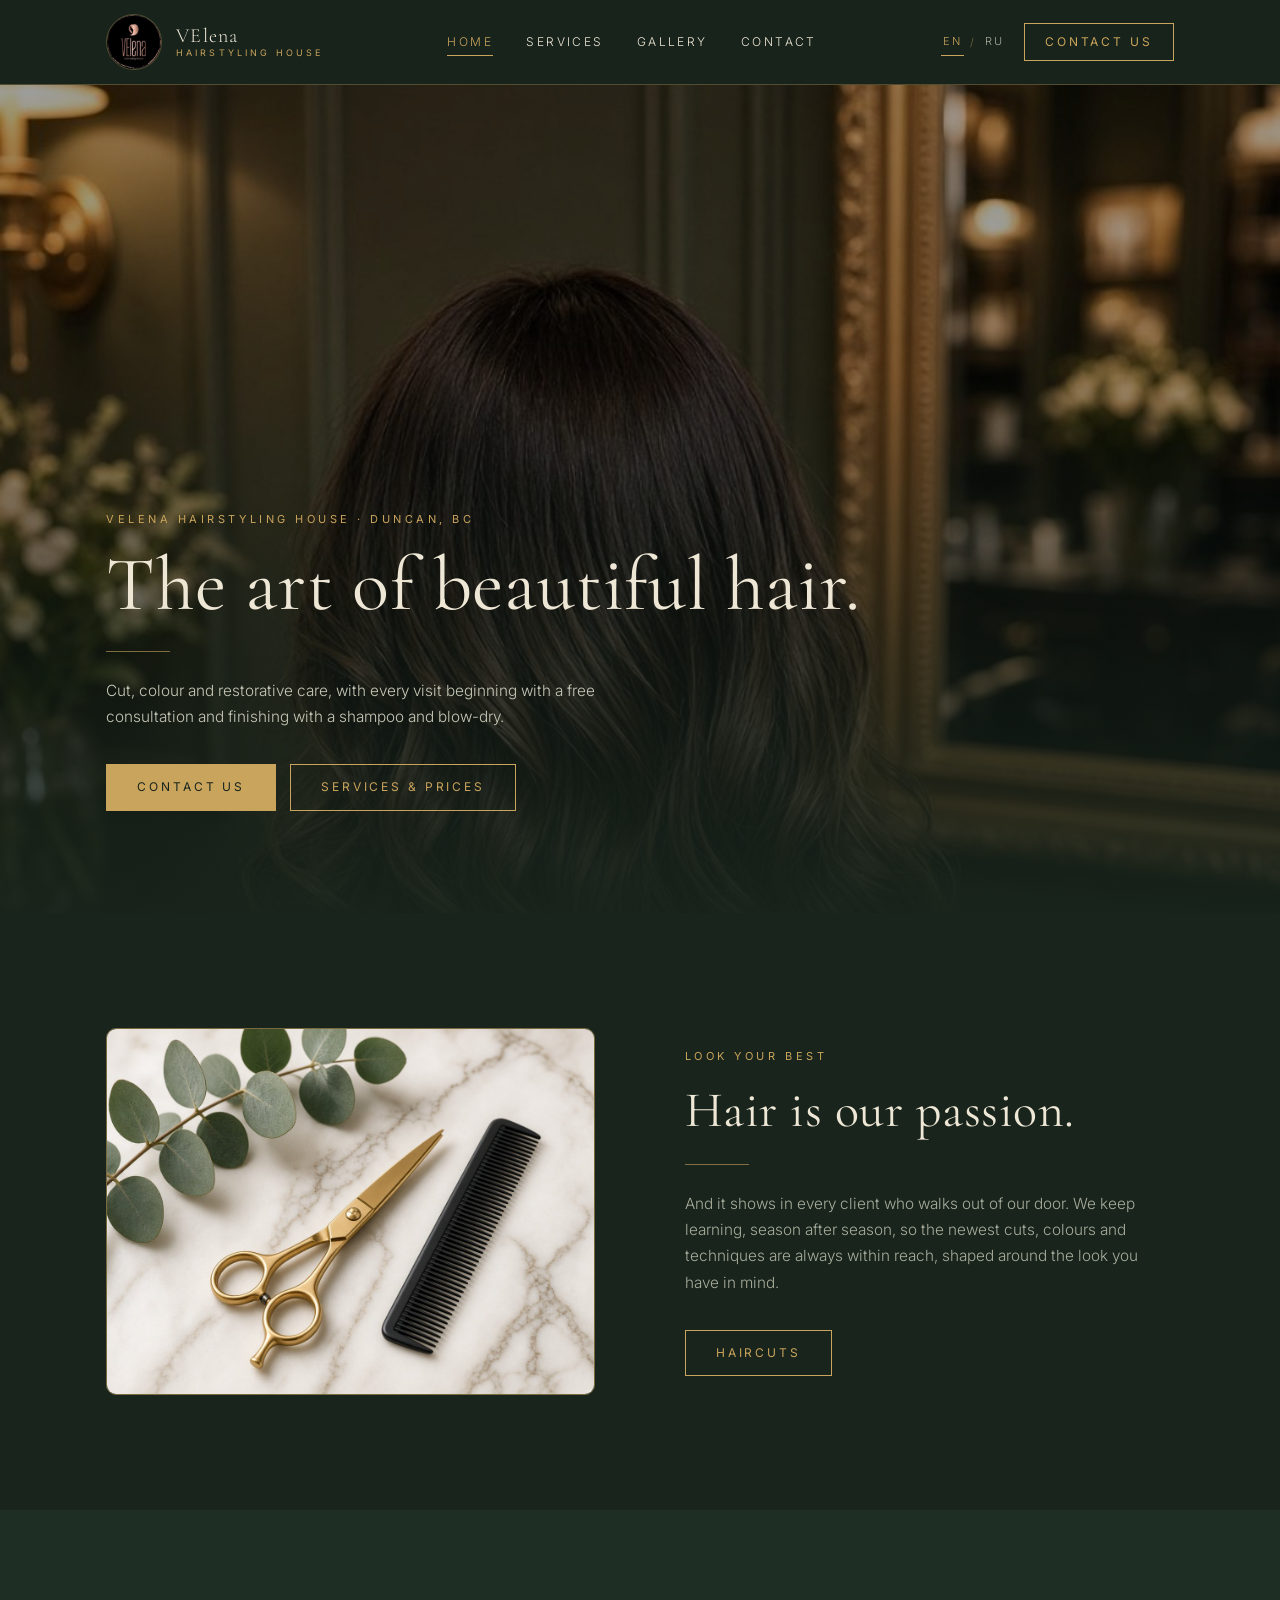
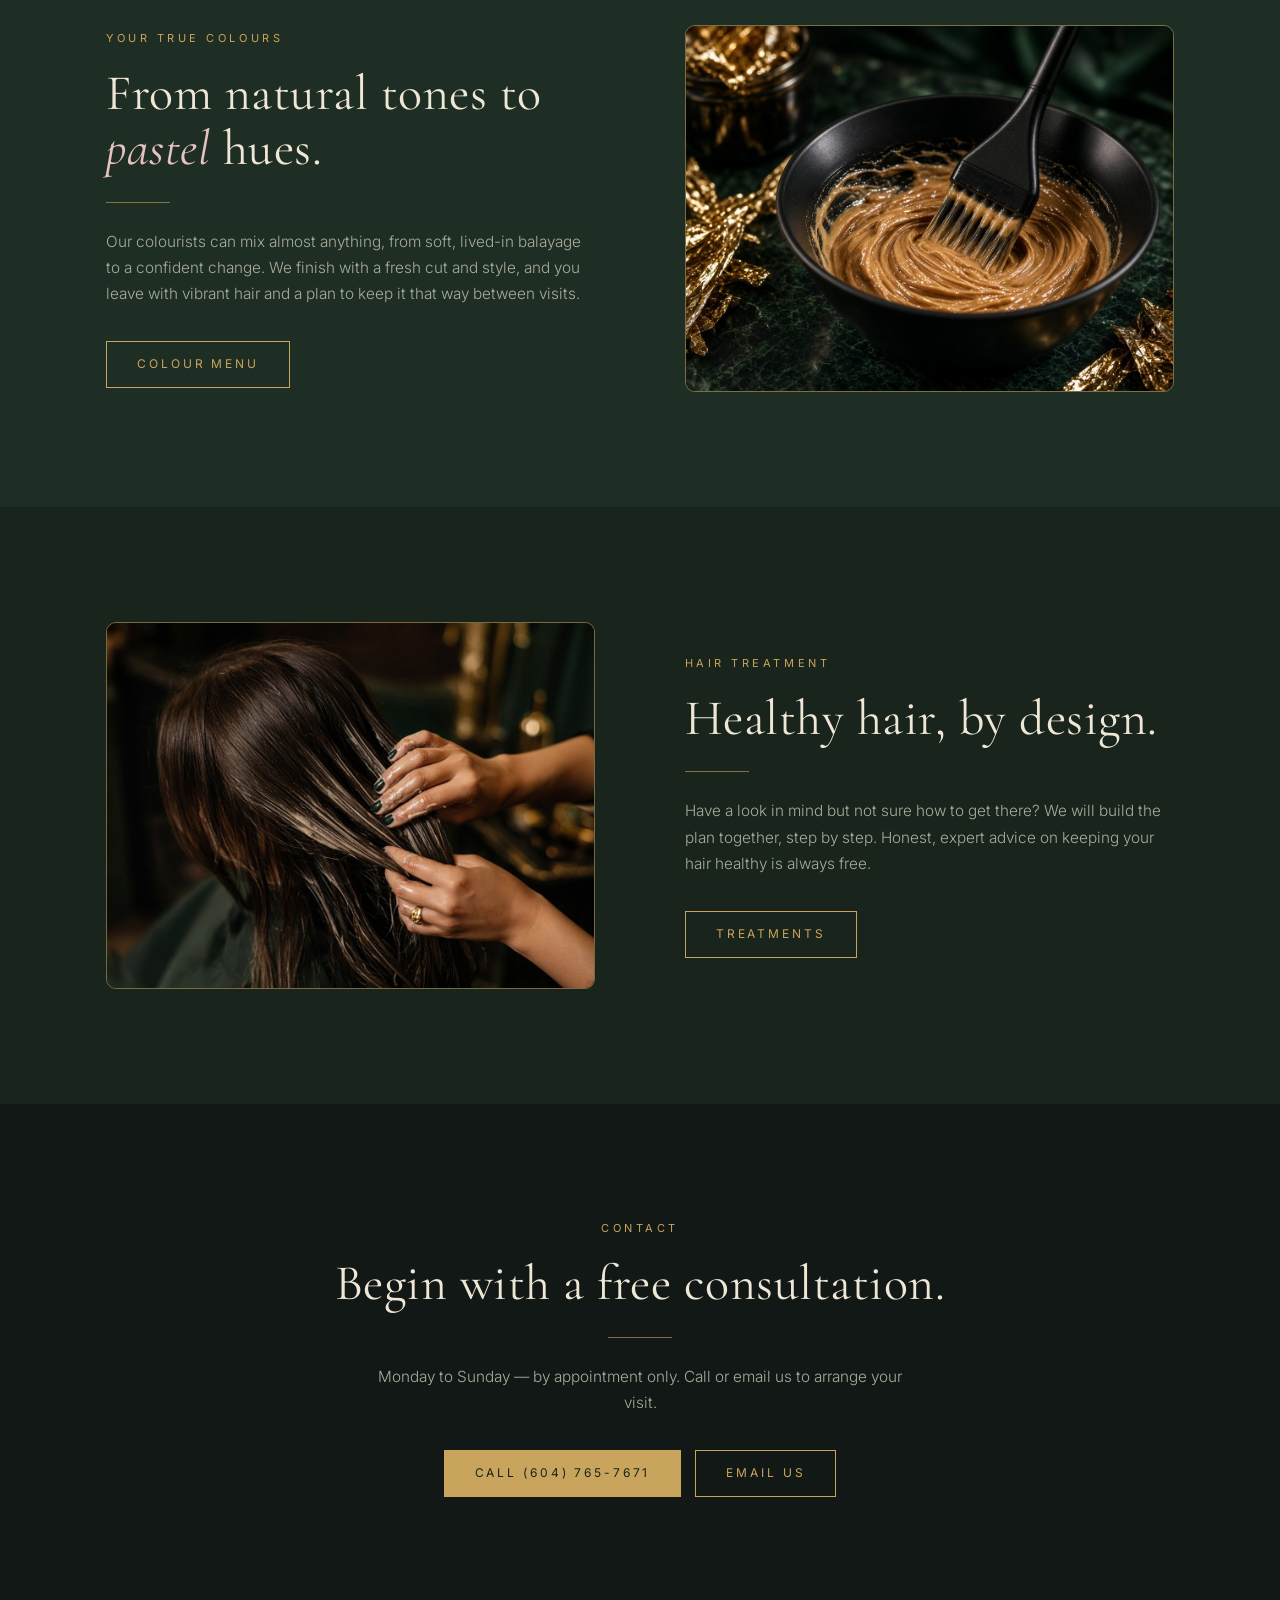
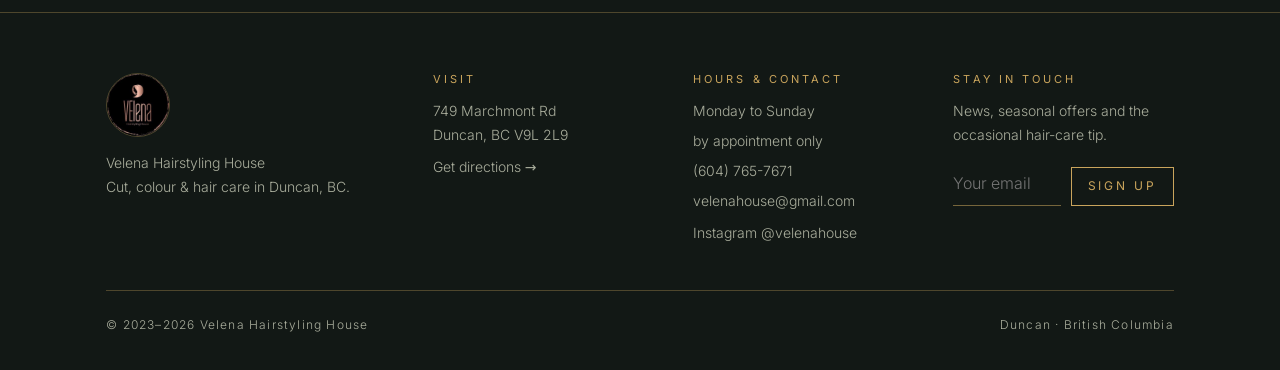
<file: index.html>
<!doctype html>
<html lang="en" data-page="">
<head>
<meta charset="utf-8">
<meta name="viewport" content="width=device-width, initial-scale=1">
<title>Velena Hairstyling House · Hair Salon in Duncan, BC</title>
<meta name="description" content="Velena Hairstyling House in Duncan, BC: haircuts, colour, balayage and restorative hair treatments. Free consultation with every appointment.">
<meta name="theme-color" content="#18241c">
<link rel="alternate" hreflang="en" href="https://velena.ca/">
<link rel="alternate" hreflang="ru" href="https://velena.ca/ru/">
<link rel="alternate" hreflang="x-default" href="https://velena.ca/">
<link rel="canonical" href="https://velena.ca/">
<meta property="og:type" content="website">
<meta property="og:locale" content="en_CA">
<meta property="og:title" content="Velena Hairstyling House · Hair Salon in Duncan, BC">
<meta property="og:description" content="Velena Hairstyling House in Duncan, BC: haircuts, colour, balayage and restorative hair treatments. Free consultation with every appointment.">
<meta property="og:url" content="https://velena.ca/">
<meta property="og:image" content="https://velena.ca/images/og-image.jpg">
<link rel="icon" href="favicon.ico" sizes="any">
<link rel="apple-touch-icon" href="images/apple-touch-icon.png">
<link rel="preload" href="fonts/cormorant-garamond.woff2" as="font" type="font/woff2" crossorigin>
<link rel="preload" href="fonts/inter.woff2" as="font" type="font/woff2" crossorigin>
<link rel="stylesheet" href="css/style.css">
<script type="application/ld+json">{"@context": "https://schema.org", "@type": "HairSalon", "name": "Velena Hairstyling House", "url": "https://velena.ca/", "logo": "https://velena.ca/images/logo.jpg", "image": "https://velena.ca/images/og-image.jpg", "telephone": "+1-604-765-7671", "email": "velenahouse@gmail.com", "sameAs": ["https://www.instagram.com/velenahouse/"], "address": {"@type": "PostalAddress", "streetAddress": "749 Marchmont Rd", "addressLocality": "Duncan", "addressRegion": "BC", "postalCode": "V9L 2L9", "addressCountry": "CA"}, "geo": {"@type": "GeoCoordinates", "latitude": 48.7770859, "longitude": -123.6929722}, "hasMap": "https://www.google.com/maps/search/?api=1&query=48.7770859,-123.6929722", "openingHoursSpecification": [{"@type": "OpeningHoursSpecification", "dayOfWeek": ["Monday", "Tuesday", "Wednesday", "Thursday", "Friday", "Saturday", "Sunday"], "description": "By appointment only"}], "description": "Hair salon in Duncan, BC. Monday to Sunday — by appointment only."}</script>
</head>
<body>
<a class="skip" href="#main">Skip to content</a>
<header>
  <nav class="nav w" aria-label="Main">
    <a class="brand" href="index.html"><img src="images/logo.jpg" alt="Velena Hairstyling House logo" width="56" height="56"><span class="bn"><span class="brand-name">VElena</span><small>Hairstyling House</small></span></a>
    <ul class="menu" id="menu"><li><a href="index.html" aria-current="page">Home</a></li><li><a href="services.html">Services</a></li><li><a href="gallery.html">Gallery</a></li><li><a href="contact.html">Contact</a></li><li class="m-call"><a href="tel:+16047657671" data-cfg="tel">Call us · (604) 765-7671</a></li><li class="m-lang"><div class="lang" role="group" aria-label="Language"><a href="index.html" hreflang="en" lang="en" data-lang="en" aria-current="true" title="English">EN</a><span>/</span><a href="ru/index.html" hreflang="ru" lang="ru" data-lang="ru" title="Русский">RU</a></div></li></ul>
    <div class="nav-r"><div class="lang" role="group" aria-label="Language"><a href="index.html" hreflang="en" lang="en" data-lang="en" aria-current="true" title="English">EN</a><span>/</span><a href="ru/index.html" hreflang="ru" lang="ru" data-lang="ru" title="Русский">RU</a></div><a class="btn cta-top" href="contact.html">Contact us</a>
    <button class="burger" aria-label="Menu" aria-controls="menu" aria-expanded="false"><span></span></button></div>
  </nav>
</header>
<main id="main">

<section class="hero">
  <img src="images/hero.jpg" alt="Soft, glossy curls styled at Velena" fetchpriority="high">
  <div class="w">
    <div class="eb">Velena Hairstyling House · Duncan, BC</div>
    <h1>The art of beautiful hair.</h1>
    <div class="hl"></div>
    <p class="lead">Cut, colour and restorative care, with every visit beginning with a free consultation and finishing with a shampoo and blow-dry.</p>
    <div class="btns"><a class="btn f" href="contact.html">Contact us</a><a class="btn" href="services.html">Services &amp; prices</a></div>
  </div>
</section>

<section>
  <div class="w g2 rv">
    <img class="ph wide" src="images/scissors.jpg" alt="Gold shears and a comb on marble" loading="lazy" width="1152" height="864">
    <div>
      <div class="eb">Look your best</div>
      <h2>Hair is our passion.</h2>
      <div class="hl"></div>
      <p class="lead">And it shows in every client who walks out of our door. We keep learning, season after season, so the newest cuts, colours and techniques are always within reach, shaped around the look you have in mind.</p>
      <div class="btns"><a class="btn" href="services.html#haircuts">Haircuts</a></div>
    </div>
  </div>
</section>

<section class="sec">
  <div class="w g2 rev rv">
    <div>
      <div class="eb">Your true colours</div>
      <h2>From natural tones to <em>pastel</em> hues.</h2>
      <div class="hl"></div>
      <p class="lead">Our colourists can mix almost anything, from soft, lived-in balayage to a confident change. We finish with a fresh cut and style, and you leave with vibrant hair and a plan to keep it that way between visits.</p>
      <div class="btns"><a class="btn" href="services.html#colour">Colour menu</a></div>
    </div>
    <img class="ph wide" src="images/colour.jpg" alt="Hair colour being mixed in a bowl" loading="lazy" width="1152" height="864">
  </div>
</section>

<section>
  <div class="w g2 rv">
    <img class="ph wide" src="images/treatment.jpg" alt="A nourishing mask worked through long dark hair" loading="lazy" width="1152" height="864">
    <div>
      <div class="eb">Hair treatment</div>
      <h2>Healthy hair, by design.</h2>
      <div class="hl"></div>
      <p class="lead">Have a look in mind but not sure how to get there? We will build the plan together, step by step. Honest, expert advice on keeping your hair healthy is always free.</p>
      <div class="btns"><a class="btn" href="services.html#treatment">Treatments</a></div>
    </div>
  </div>
</section>
<section class="deep center">
  <div class="w rv">
    <div class="eb">Contact</div>
    <h2>Begin with a free consultation.</h2>
    <div class="hl"></div>
    <p class="lead">Monday to Sunday — by appointment only. Call or email us to arrange your visit.</p>
    <div class="btns"><a class="btn f" href="tel:+16047657671" data-cfg="tel">Call (604) 765-7671</a><a class="btn" href="mailto:velenahouse@gmail.com?subject=Enquiry" data-cfg="mailto">Email us</a></div>
  </div>
</section>
</main>
<footer>
  <div class="w">
    <div class="fgrid">
      <div class="fbrand"><img src="images/logo.jpg" alt="" width="64" height="64" loading="lazy">
        <p>Velena Hairstyling House<br>Cut, colour &amp; hair care in Duncan, BC.</p></div>
      <div><h4>Visit</h4><p data-cfg="address">749 Marchmont Rd<br>Duncan, BC V9L 2L9</p><p style="margin-top:8px"><a href="https://www.google.com/maps/dir/?api=1&amp;destination=48.7770859,-123.6929722" data-cfg-href="directionsUrl" target="_blank" rel="noopener">Get directions →</a></p></div>
      <div><h4>Hours &amp; contact</h4><ul><li>Monday to Sunday</li><li>by appointment only</li><li><a href="tel:+16047657671" data-cfg="phone">(604) 765-7671</a></li><li><a href="mailto:velenahouse@gmail.com" data-cfg="email">velenahouse@gmail.com</a></li></ul>
        <p style="margin-top:8px"><a href="https://www.instagram.com/velenahouse/" data-ig-link target="_blank" rel="noopener">Instagram @velenahouse</a> <a data-social="facebook" hidden target="_blank" rel="noopener">Facebook</a></p></div>
      <div><h4>Stay in touch</h4><p>News, seasonal offers and the occasional hair-care tip.</p>
        <form id="signup-form" class="signup" novalidate><label class="sr" for="su-email">Email</label><input id="su-email" type="email" name="email" placeholder="Your email" required><button class="btn" type="submit">Sign up</button><div class="hp" aria-hidden="true"><label>Leave empty<input name="_honey" tabindex="-1" autocomplete="off"></label></div></form>
        <p id="signup-status" class="fine" aria-live="polite"></p></div>
    </div>
    <div class="fbot"><span>© 2023–<span class="js-year" data-year>2026</span> Velena Hairstyling House</span><span>Duncan · British Columbia</span></div>
  </div>
</footer>
<script src="js/config.js"></script>
<script src="js/main.js"></script>
</body>
</html>
</file>
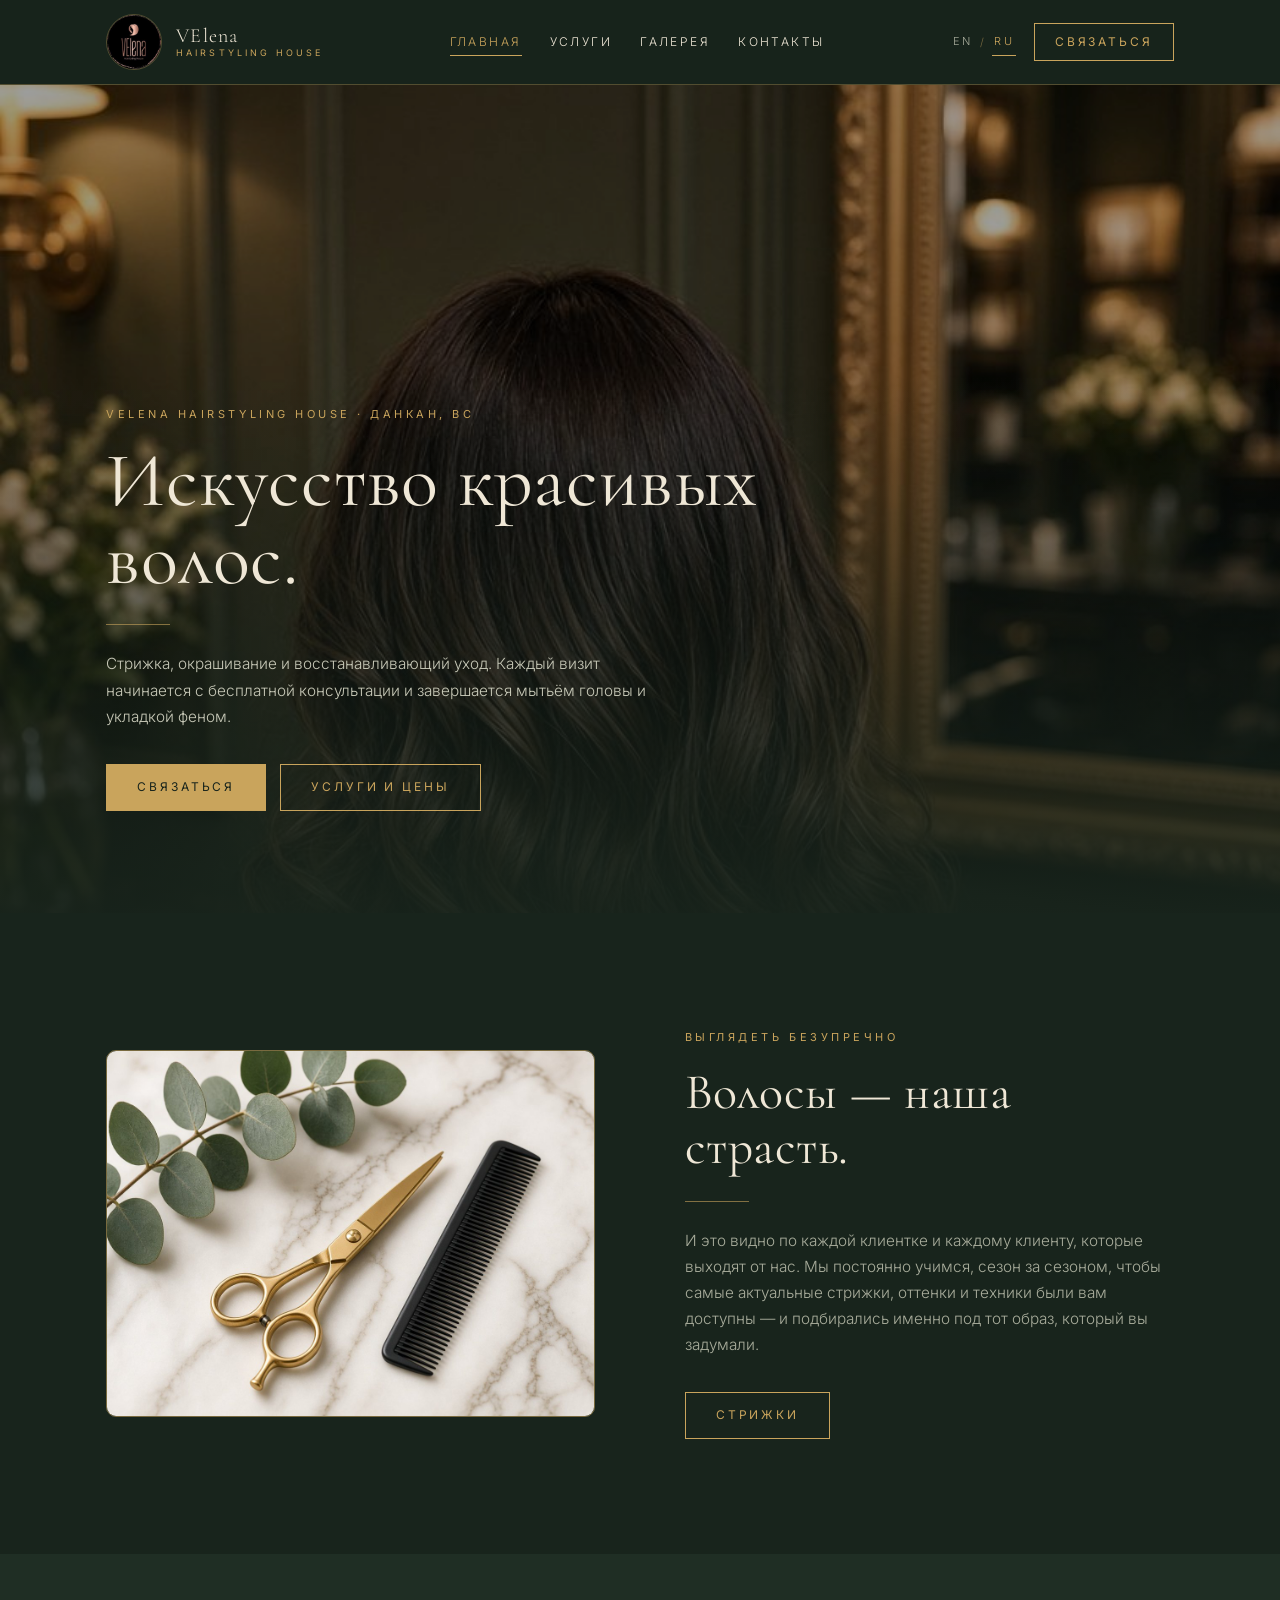
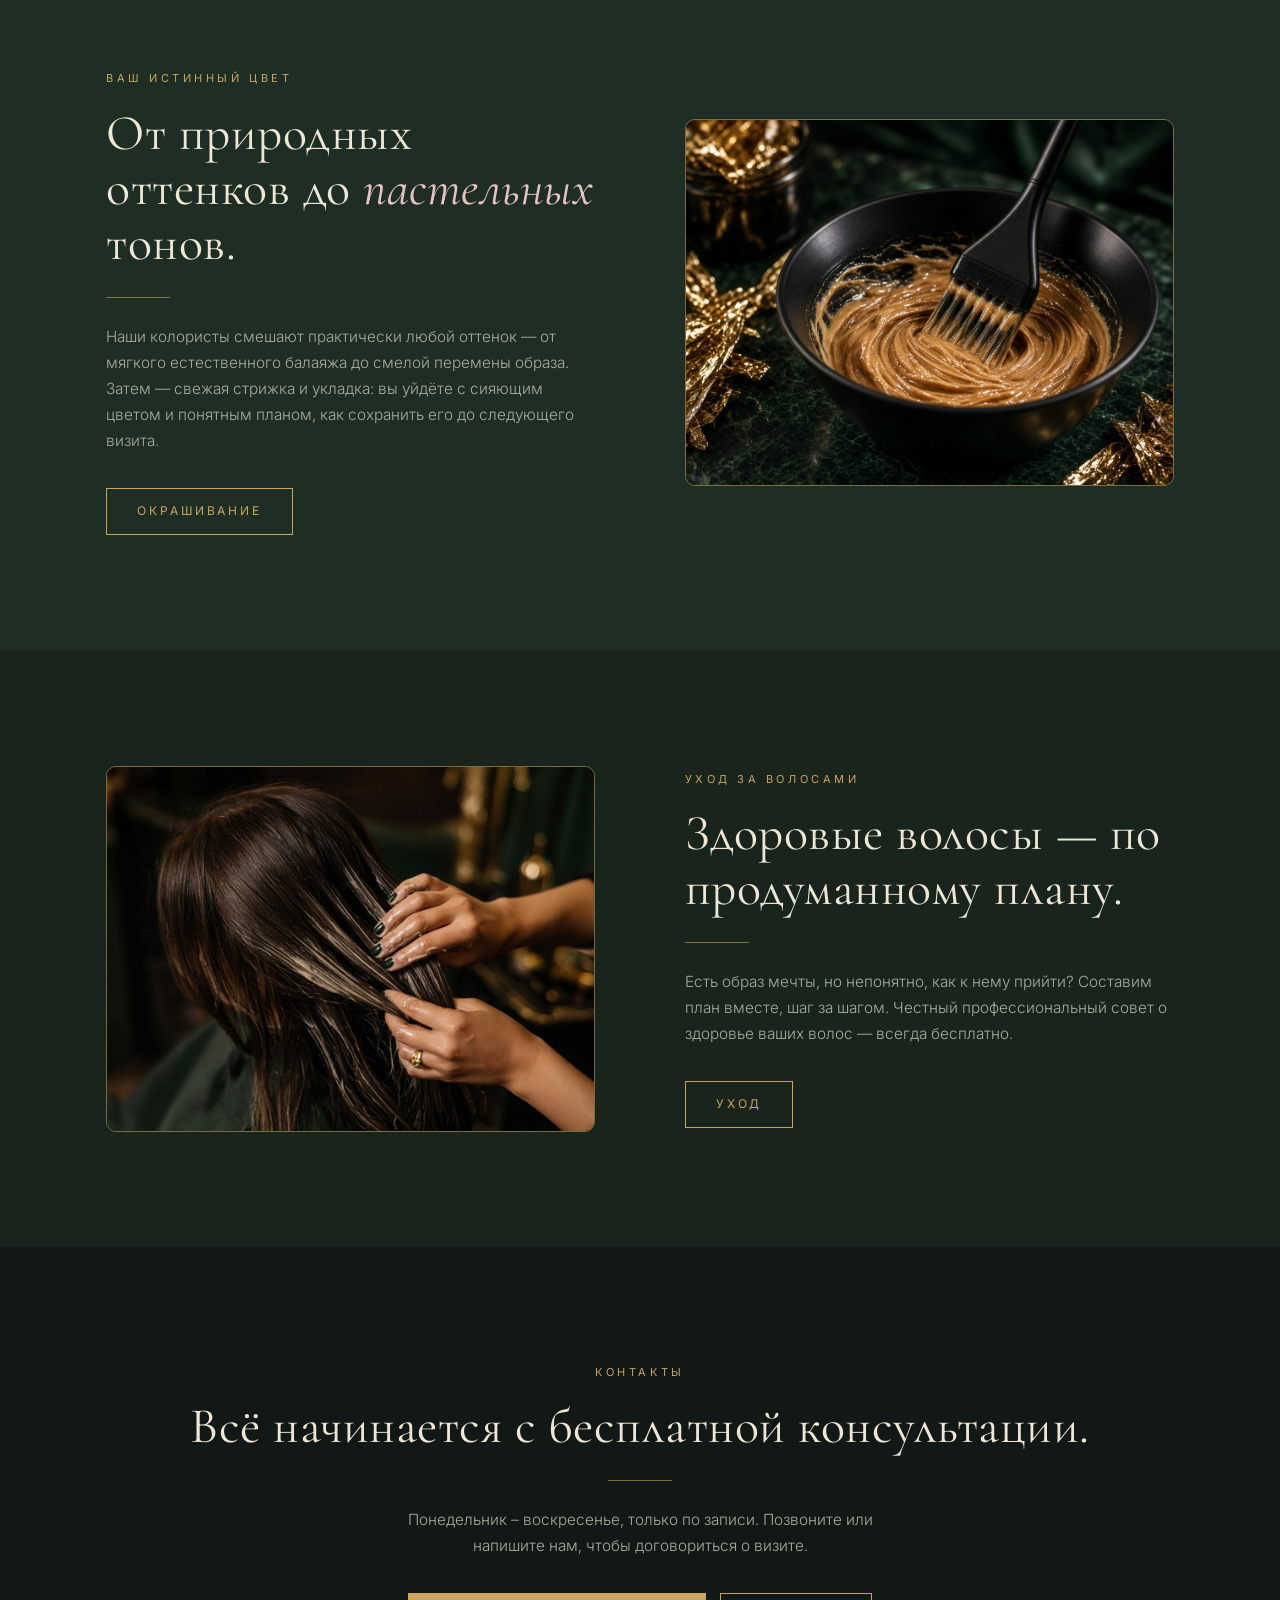
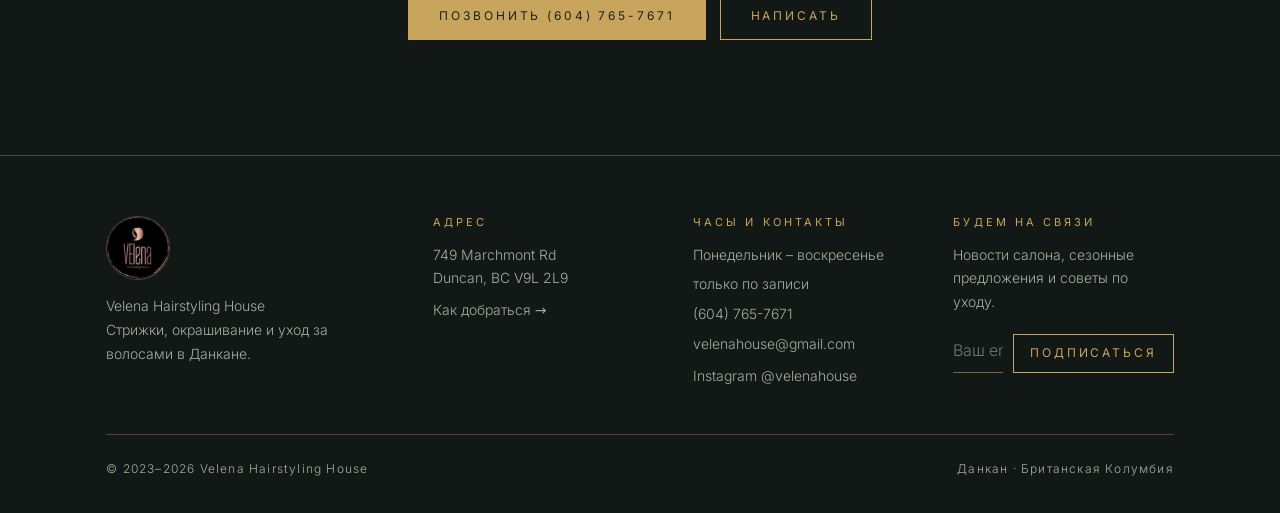
<file: ru/index.html>
<!doctype html>
<html lang="ru" data-page="ru/">
<head>
<meta charset="utf-8">
<meta name="viewport" content="width=device-width, initial-scale=1">
<title>Velena Hairstyling House · Салон красоты волос в Данкане, BC</title>
<meta name="description" content="Velena Hairstyling House в Данкане (Британская Колумбия): стрижки, окрашивание, балаяж и восстанавливающий уход. Бесплатная консультация при каждой записи.">
<meta name="theme-color" content="#18241c">
<link rel="alternate" hreflang="en" href="https://velena.ca/">
<link rel="alternate" hreflang="ru" href="https://velena.ca/ru/">
<link rel="alternate" hreflang="x-default" href="https://velena.ca/">
<link rel="canonical" href="https://velena.ca/ru/">
<meta property="og:type" content="website">
<meta property="og:locale" content="ru_RU">
<meta property="og:title" content="Velena Hairstyling House · Салон красоты волос в Данкане, BC">
<meta property="og:description" content="Velena Hairstyling House в Данкане (Британская Колумбия): стрижки, окрашивание, балаяж и восстанавливающий уход. Бесплатная консультация при каждой записи.">
<meta property="og:url" content="https://velena.ca/ru/">
<meta property="og:image" content="https://velena.ca/images/og-image.jpg">
<link rel="icon" href="../favicon.ico" sizes="any">
<link rel="apple-touch-icon" href="../images/apple-touch-icon.png">
<link rel="preload" href="../fonts/cormorant-garamond.woff2" as="font" type="font/woff2" crossorigin>
<link rel="preload" href="../fonts/inter.woff2" as="font" type="font/woff2" crossorigin>
<link rel="stylesheet" href="../css/style.css">
<script type="application/ld+json">{"@context": "https://schema.org", "@type": "HairSalon", "name": "Velena Hairstyling House", "url": "https://velena.ca/", "logo": "https://velena.ca/images/logo.jpg", "image": "https://velena.ca/images/og-image.jpg", "telephone": "+1-604-765-7671", "email": "velenahouse@gmail.com", "sameAs": ["https://www.instagram.com/velenahouse/"], "address": {"@type": "PostalAddress", "streetAddress": "749 Marchmont Rd", "addressLocality": "Duncan", "addressRegion": "BC", "postalCode": "V9L 2L9", "addressCountry": "CA"}, "geo": {"@type": "GeoCoordinates", "latitude": 48.7770859, "longitude": -123.6929722}, "hasMap": "https://www.google.com/maps/search/?api=1&query=48.7770859,-123.6929722", "openingHoursSpecification": [{"@type": "OpeningHoursSpecification", "dayOfWeek": ["Monday", "Tuesday", "Wednesday", "Thursday", "Friday", "Saturday", "Sunday"], "description": "By appointment only"}], "description": "Hair salon in Duncan, BC. Monday to Sunday — by appointment only."}</script>
</head>
<body>
<a class="skip" href="#main">Перейти к содержанию</a>
<header>
  <nav class="nav w" aria-label="Main">
    <a class="brand" href="index.html"><img src="../images/logo.jpg" alt="Логотип Velena Hairstyling House" width="56" height="56"><span class="bn"><span class="brand-name">VElena</span><small>Hairstyling House</small></span></a>
    <ul class="menu" id="menu"><li><a href="index.html" aria-current="page">Главная</a></li><li><a href="services.html">Услуги</a></li><li><a href="gallery.html">Галерея</a></li><li><a href="contact.html">Контакты</a></li><li class="m-call"><a href="tel:+16047657671" data-cfg="tel">Позвонить · (604) 765-7671</a></li><li class="m-lang"><div class="lang" role="group" aria-label="Язык"><a href="../index.html" hreflang="en" lang="en" data-lang="en" title="English">EN</a><span>/</span><a href="index.html" hreflang="ru" lang="ru" data-lang="ru" aria-current="true" title="Русский">RU</a></div></li></ul>
    <div class="nav-r"><div class="lang" role="group" aria-label="Язык"><a href="../index.html" hreflang="en" lang="en" data-lang="en" title="English">EN</a><span>/</span><a href="index.html" hreflang="ru" lang="ru" data-lang="ru" aria-current="true" title="Русский">RU</a></div><a class="btn cta-top" href="contact.html">Связаться</a>
    <button class="burger" aria-label="Меню" aria-controls="menu" aria-expanded="false"><span></span></button></div>
  </nav>
</header>
<main id="main">

<section class="hero">
  <img src="../images/hero.jpg" alt="Мягкие блестящие локоны, уложенные в Velena" fetchpriority="high">
  <div class="w">
    <div class="eb">Velena Hairstyling House · Данкан, BC</div>
    <h1>Искусство красивых волос.</h1>
    <div class="hl"></div>
    <p class="lead">Стрижка, окрашивание и восстанавливающий уход. Каждый визит начинается с бесплатной консультации и завершается мытьём головы и укладкой феном.</p>
    <div class="btns"><a class="btn f" href="contact.html">Связаться</a><a class="btn" href="services.html">Услуги и цены</a></div>
  </div>
</section>

<section>
  <div class="w g2 rv">
    <img class="ph wide" src="../images/scissors.jpg" alt="Золотые ножницы и расчёска на мраморе" loading="lazy" width="1152" height="864">
    <div>
      <div class="eb">Выглядеть безупречно</div>
      <h2>Волосы — наша страсть.</h2>
      <div class="hl"></div>
      <p class="lead">И это видно по каждой клиентке и каждому клиенту, которые выходят от нас. Мы постоянно учимся, сезон за сезоном, чтобы самые актуальные стрижки, оттенки и техники были вам доступны — и подбирались именно под тот образ, который вы задумали.</p>
      <div class="btns"><a class="btn" href="services.html#haircuts">Стрижки</a></div>
    </div>
  </div>
</section>

<section class="sec">
  <div class="w g2 rev rv">
    <div>
      <div class="eb">Ваш истинный цвет</div>
      <h2>От природных оттенков до <em>пастельных</em> тонов.</h2>
      <div class="hl"></div>
      <p class="lead">Наши колористы смешают практически любой оттенок — от мягкого естественного балаяжа до смелой перемены образа. Затем — свежая стрижка и укладка: вы уйдёте с сияющим цветом и понятным планом, как сохранить его до следующего визита.</p>
      <div class="btns"><a class="btn" href="services.html#colour">Окрашивание</a></div>
    </div>
    <img class="ph wide" src="../images/colour.jpg" alt="Краска для волос в чаше" loading="lazy" width="1152" height="864">
  </div>
</section>

<section>
  <div class="w g2 rv">
    <img class="ph wide" src="../images/treatment.jpg" alt="Питательная маска на длинных тёмных волосах" loading="lazy" width="1152" height="864">
    <div>
      <div class="eb">Уход за волосами</div>
      <h2>Здоровые волосы — по продуманному плану.</h2>
      <div class="hl"></div>
      <p class="lead">Есть образ мечты, но непонятно, как к нему прийти? Составим план вместе, шаг за шагом. Честный профессиональный совет о здоровье ваших волос — всегда бесплатно.</p>
      <div class="btns"><a class="btn" href="services.html#treatment">Уход</a></div>
    </div>
  </div>
</section>
<section class="deep center">
  <div class="w rv">
    <div class="eb">Контакты</div>
    <h2>Всё начинается с бесплатной консультации.</h2>
    <div class="hl"></div>
    <p class="lead">Понедельник – воскресенье, только по записи. Позвоните или напишите нам, чтобы договориться о визите.</p>
    <div class="btns"><a class="btn f" href="tel:+16047657671" data-cfg="tel">Позвонить (604) 765-7671</a><a class="btn" href="mailto:velenahouse@gmail.com?subject=Вопрос%20с%20сайта" data-cfg="mailto">Написать</a></div>
  </div>
</section>
</main>
<footer>
  <div class="w">
    <div class="fgrid">
      <div class="fbrand"><img src="../images/logo.jpg" alt="" width="64" height="64" loading="lazy">
        <p>Velena Hairstyling House<br>Стрижки, окрашивание и уход за волосами в Данкане.</p></div>
      <div><h4>Адрес</h4><p data-cfg="address">749 Marchmont Rd<br>Duncan, BC V9L 2L9</p><p style="margin-top:8px"><a href="https://www.google.com/maps/dir/?api=1&amp;destination=48.7770859,-123.6929722" data-cfg-href="directionsUrl" target="_blank" rel="noopener">Как добраться →</a></p></div>
      <div><h4>Часы и контакты</h4><ul><li>Понедельник – воскресенье</li><li>только по записи</li><li><a href="tel:+16047657671" data-cfg="phone">(604) 765-7671</a></li><li><a href="mailto:velenahouse@gmail.com" data-cfg="email">velenahouse@gmail.com</a></li></ul>
        <p style="margin-top:8px"><a href="https://www.instagram.com/velenahouse/" data-ig-link target="_blank" rel="noopener">Instagram @velenahouse</a> <a data-social="facebook" hidden target="_blank" rel="noopener">Facebook</a></p></div>
      <div><h4>Будем на связи</h4><p>Новости салона, сезонные предложения и советы по уходу.</p>
        <form id="signup-form" class="signup" novalidate><label class="sr" for="su-email">Email</label><input id="su-email" type="email" name="email" placeholder="Ваш email" required><button class="btn" type="submit">Подписаться</button><div class="hp" aria-hidden="true"><label>Leave empty<input name="_honey" tabindex="-1" autocomplete="off"></label></div></form>
        <p id="signup-status" class="fine" aria-live="polite"></p></div>
    </div>
    <div class="fbot"><span>© 2023–<span class="js-year" data-year>2026</span> Velena Hairstyling House</span><span>Данкан · Британская Колумбия</span></div>
  </div>
</footer>
<script src="../js/config.js"></script>
<script src="../js/main.js"></script>
</body>
</html>
</file>
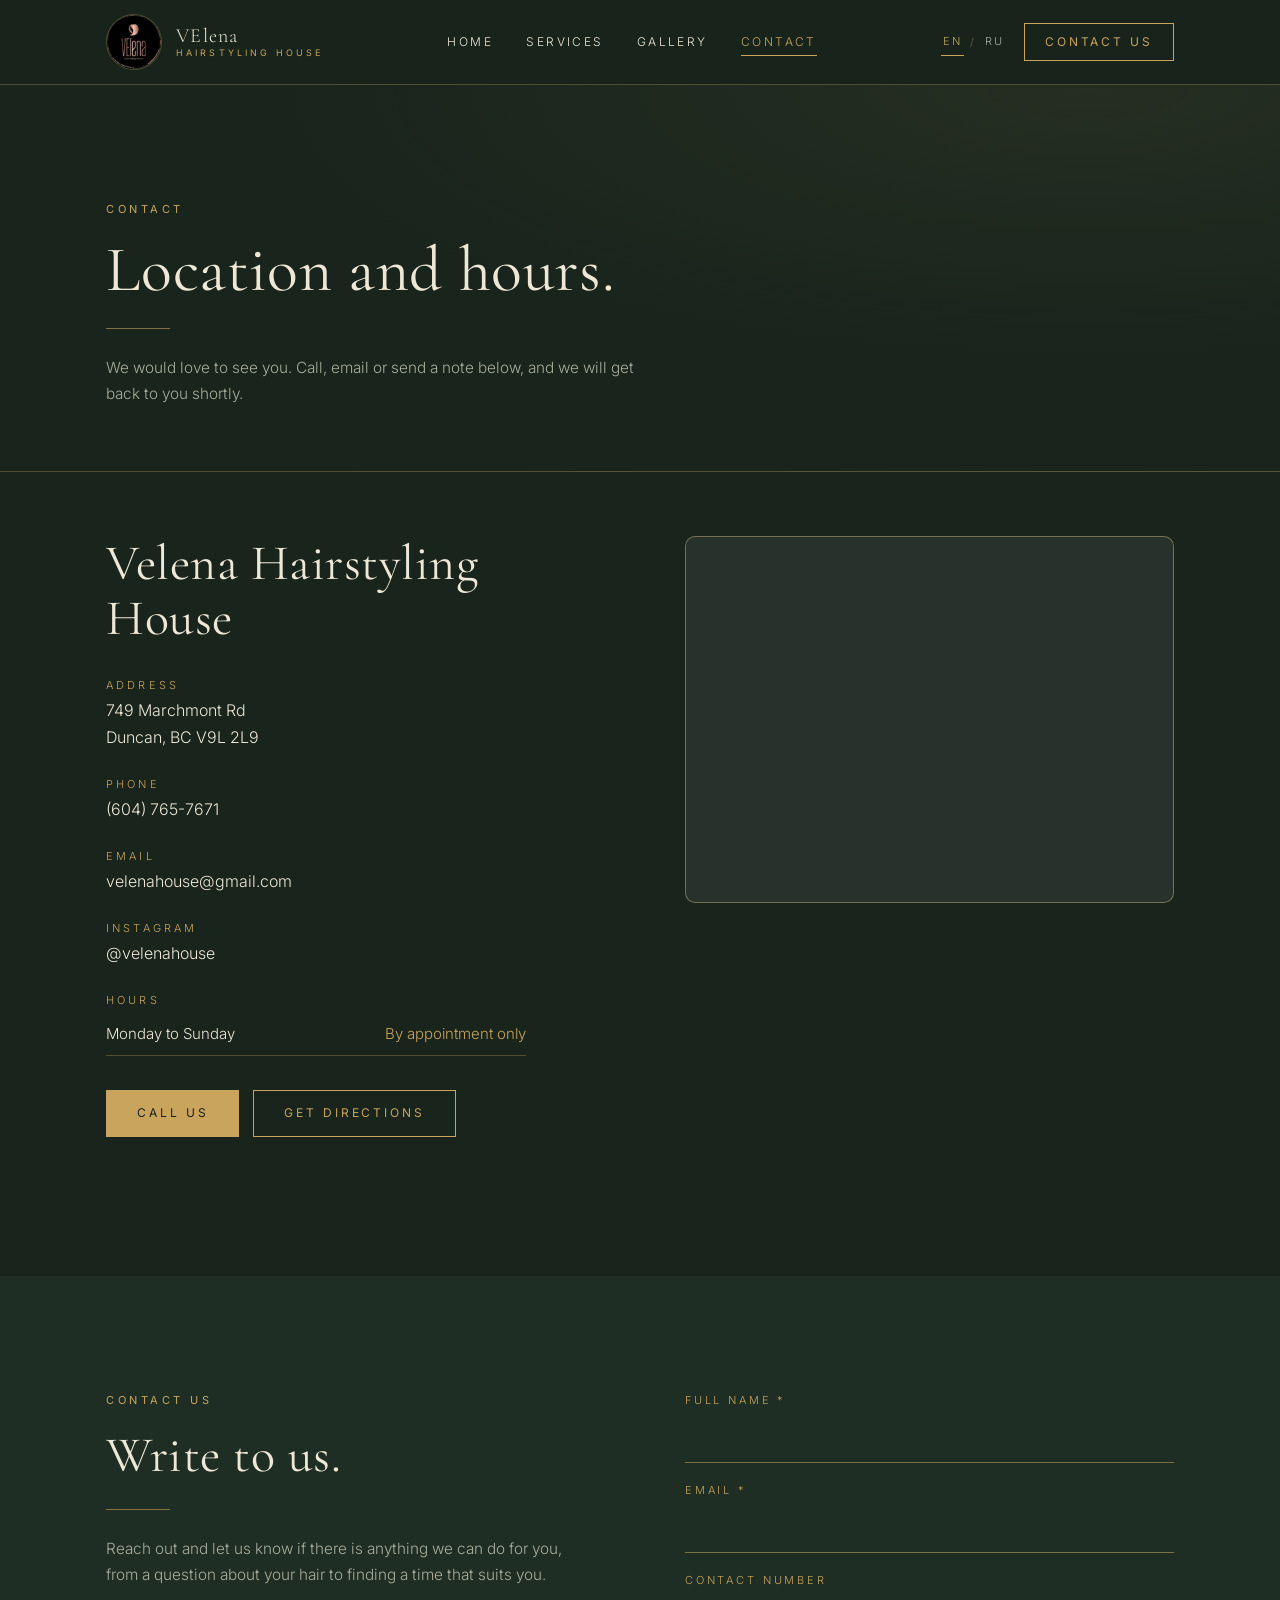
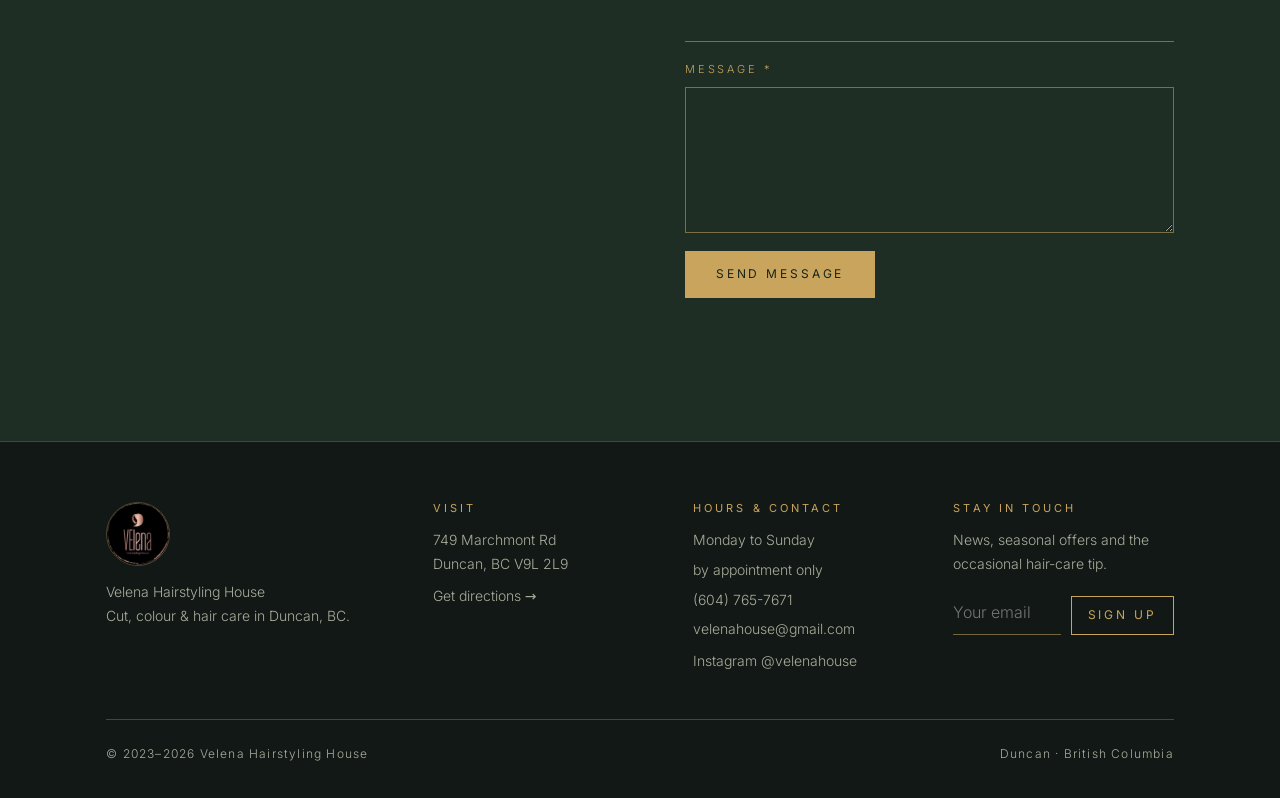
<file: contact.html>
<!doctype html>
<html lang="en" data-page="contact.html">
<head>
<meta charset="utf-8">
<meta name="viewport" content="width=device-width, initial-scale=1">
<title>Contact &amp; Hours · Velena Hairstyling House</title>
<meta name="description" content="Find Velena Hairstyling House at 749 Marchmont Rd, Duncan BC. Monday to Sunday — by appointment only. Call (604) 765-7671 or email velenahouse@gmail.com.">
<meta name="theme-color" content="#18241c">
<link rel="alternate" hreflang="en" href="https://velena.ca/contact.html">
<link rel="alternate" hreflang="ru" href="https://velena.ca/ru/contact.html">
<link rel="alternate" hreflang="x-default" href="https://velena.ca/contact.html">
<link rel="canonical" href="https://velena.ca/contact.html">
<meta property="og:type" content="website">
<meta property="og:locale" content="en_CA">
<meta property="og:title" content="Contact &amp; Hours · Velena Hairstyling House">
<meta property="og:description" content="Find Velena Hairstyling House at 749 Marchmont Rd, Duncan BC. Monday to Sunday — by appointment only. Call (604) 765-7671 or email velenahouse@gmail.com.">
<meta property="og:url" content="https://velena.ca/contact.html">
<meta property="og:image" content="https://velena.ca/images/og-image.jpg">
<link rel="icon" href="favicon.ico" sizes="any">
<link rel="apple-touch-icon" href="images/apple-touch-icon.png">
<link rel="preload" href="fonts/cormorant-garamond.woff2" as="font" type="font/woff2" crossorigin>
<link rel="preload" href="fonts/inter.woff2" as="font" type="font/woff2" crossorigin>
<link rel="stylesheet" href="css/style.css">
<script type="application/ld+json">{"@context": "https://schema.org", "@type": "HairSalon", "name": "Velena Hairstyling House", "url": "https://velena.ca/", "logo": "https://velena.ca/images/logo.jpg", "image": "https://velena.ca/images/og-image.jpg", "telephone": "+1-604-765-7671", "email": "velenahouse@gmail.com", "sameAs": ["https://www.instagram.com/velenahouse/"], "address": {"@type": "PostalAddress", "streetAddress": "749 Marchmont Rd", "addressLocality": "Duncan", "addressRegion": "BC", "postalCode": "V9L 2L9", "addressCountry": "CA"}, "geo": {"@type": "GeoCoordinates", "latitude": 48.7770859, "longitude": -123.6929722}, "hasMap": "https://www.google.com/maps/search/?api=1&query=48.7770859,-123.6929722", "openingHoursSpecification": [{"@type": "OpeningHoursSpecification", "dayOfWeek": ["Monday", "Tuesday", "Wednesday", "Thursday", "Friday", "Saturday", "Sunday"], "description": "By appointment only"}], "description": "Hair salon in Duncan, BC. Monday to Sunday — by appointment only."}</script>
</head>
<body>
<a class="skip" href="#main">Skip to content</a>
<header>
  <nav class="nav w" aria-label="Main">
    <a class="brand" href="index.html"><img src="images/logo.jpg" alt="Velena Hairstyling House logo" width="56" height="56"><span class="bn"><span class="brand-name">VElena</span><small>Hairstyling House</small></span></a>
    <ul class="menu" id="menu"><li><a href="index.html">Home</a></li><li><a href="services.html">Services</a></li><li><a href="gallery.html">Gallery</a></li><li><a href="contact.html" aria-current="page">Contact</a></li><li class="m-call"><a href="tel:+16047657671" data-cfg="tel">Call us · (604) 765-7671</a></li><li class="m-lang"><div class="lang" role="group" aria-label="Language"><a href="contact.html" hreflang="en" lang="en" data-lang="en" aria-current="true" title="English">EN</a><span>/</span><a href="ru/contact.html" hreflang="ru" lang="ru" data-lang="ru" title="Русский">RU</a></div></li></ul>
    <div class="nav-r"><div class="lang" role="group" aria-label="Language"><a href="contact.html" hreflang="en" lang="en" data-lang="en" aria-current="true" title="English">EN</a><span>/</span><a href="ru/contact.html" hreflang="ru" lang="ru" data-lang="ru" title="Русский">RU</a></div><a class="btn cta-top" href="contact.html">Contact us</a>
    <button class="burger" aria-label="Menu" aria-controls="menu" aria-expanded="false"><span></span></button></div>
  </nav>
</header>
<main id="main">

<section class="page-hero">
  <div class="w">
    <div class="eb">Contact</div>
    <h1>Location and hours.</h1>
    <div class="hl"></div>
    <p class="lead">We would love to see you. Call, email or send a note below, and we will get back to you shortly.</p>
  </div>
</section>

<section id="visit" style="padding-top:clamp(40px,5vw,70px)">
  <div class="w g2" style="align-items:start">
    <div class="vis">
      <h2 style="margin-bottom:30px">Velena Hairstyling House</h2>
      <div><small>Address</small><span data-cfg="address">749 Marchmont Rd<br>Duncan, BC V9L 2L9</span></div>
      <div><small>Phone</small><a href="tel:+16047657671" data-cfg="phone">(604) 765-7671</a></div>
      <div><small>Email</small><a href="mailto:velenahouse@gmail.com" data-cfg="email">velenahouse@gmail.com</a></div>
      <div><small>Instagram</small><a href="https://www.instagram.com/velenahouse/" data-ig-link target="_blank" rel="noopener">@velenahouse</a></div>
      <div><small>Hours</small>
        <ul class="hours"><li><span>Monday to Sunday</span><span>By appointment only</span></li></ul></div>
      <div class="btns"><a class="btn f" href="tel:+16047657671" data-cfg="tel">Call us</a><a class="btn" href="https://www.google.com/maps/dir/?api=1&amp;destination=48.7770859,-123.6929722" data-cfg-href="directionsUrl" target="_blank" rel="noopener">Get directions</a></div>
    </div>
    <div class="map"><iframe title="Map: 749 Marchmont Rd, Duncan, BC" src="https://maps.google.com/maps?q=48.7770859,-123.6929722&amp;z=16&amp;output=embed" data-cfg-src="mapEmbedUrl" loading="lazy" referrerpolicy="no-referrer-when-downgrade"></iframe></div>
  </div>
</section>

<section class="sec" id="message">
  <div class="w g2" style="align-items:start">
    <div>
      <div class="eb">Contact us</div>
      <h2>Write to us.</h2>
      <div class="hl"></div>
      <p class="lead">Reach out and let us know if there is anything we can do for you, from a question about your hair to finding a time that suits you.</p>
    </div>
    <form id="contact-form" class="form" action="https://formsubmit.co/velenahouse@gmail.com" method="POST" novalidate>
      <label>Full name *<input name="name" autocomplete="name" required></label>
      <label>Email *<input type="email" name="email" autocomplete="email" required></label>
      <label>Contact number<input type="tel" name="phone" autocomplete="tel"></label>
      <label>Message *<textarea name="message" rows="5" required></textarea></label>
      <input type="hidden" name="_subject" value="New message from Velena website">
      <input type="hidden" name="_template" value="table">
      <input type="hidden" name="_captcha" value="false">
      <div class="hp" aria-hidden="true"><label>Leave empty<input name="_honey" tabindex="-1" autocomplete="off"></label></div>
      <button class="btn f" type="submit">Send message</button>
      <p id="contact-status" class="fine" aria-live="polite"></p>
    </form>
  </div>
</section>
</main>
<footer>
  <div class="w">
    <div class="fgrid">
      <div class="fbrand"><img src="images/logo.jpg" alt="" width="64" height="64" loading="lazy">
        <p>Velena Hairstyling House<br>Cut, colour &amp; hair care in Duncan, BC.</p></div>
      <div><h4>Visit</h4><p data-cfg="address">749 Marchmont Rd<br>Duncan, BC V9L 2L9</p><p style="margin-top:8px"><a href="https://www.google.com/maps/dir/?api=1&amp;destination=48.7770859,-123.6929722" data-cfg-href="directionsUrl" target="_blank" rel="noopener">Get directions →</a></p></div>
      <div><h4>Hours &amp; contact</h4><ul><li>Monday to Sunday</li><li>by appointment only</li><li><a href="tel:+16047657671" data-cfg="phone">(604) 765-7671</a></li><li><a href="mailto:velenahouse@gmail.com" data-cfg="email">velenahouse@gmail.com</a></li></ul>
        <p style="margin-top:8px"><a href="https://www.instagram.com/velenahouse/" data-ig-link target="_blank" rel="noopener">Instagram @velenahouse</a> <a data-social="facebook" hidden target="_blank" rel="noopener">Facebook</a></p></div>
      <div><h4>Stay in touch</h4><p>News, seasonal offers and the occasional hair-care tip.</p>
        <form id="signup-form" class="signup" novalidate><label class="sr" for="su-email">Email</label><input id="su-email" type="email" name="email" placeholder="Your email" required><button class="btn" type="submit">Sign up</button><div class="hp" aria-hidden="true"><label>Leave empty<input name="_honey" tabindex="-1" autocomplete="off"></label></div></form>
        <p id="signup-status" class="fine" aria-live="polite"></p></div>
    </div>
    <div class="fbot"><span>© 2023–<span class="js-year" data-year>2026</span> Velena Hairstyling House</span><span>Duncan · British Columbia</span></div>
  </div>
</footer>
<script src="js/config.js"></script>
<script src="js/main.js"></script>
</body>
</html>
</file>
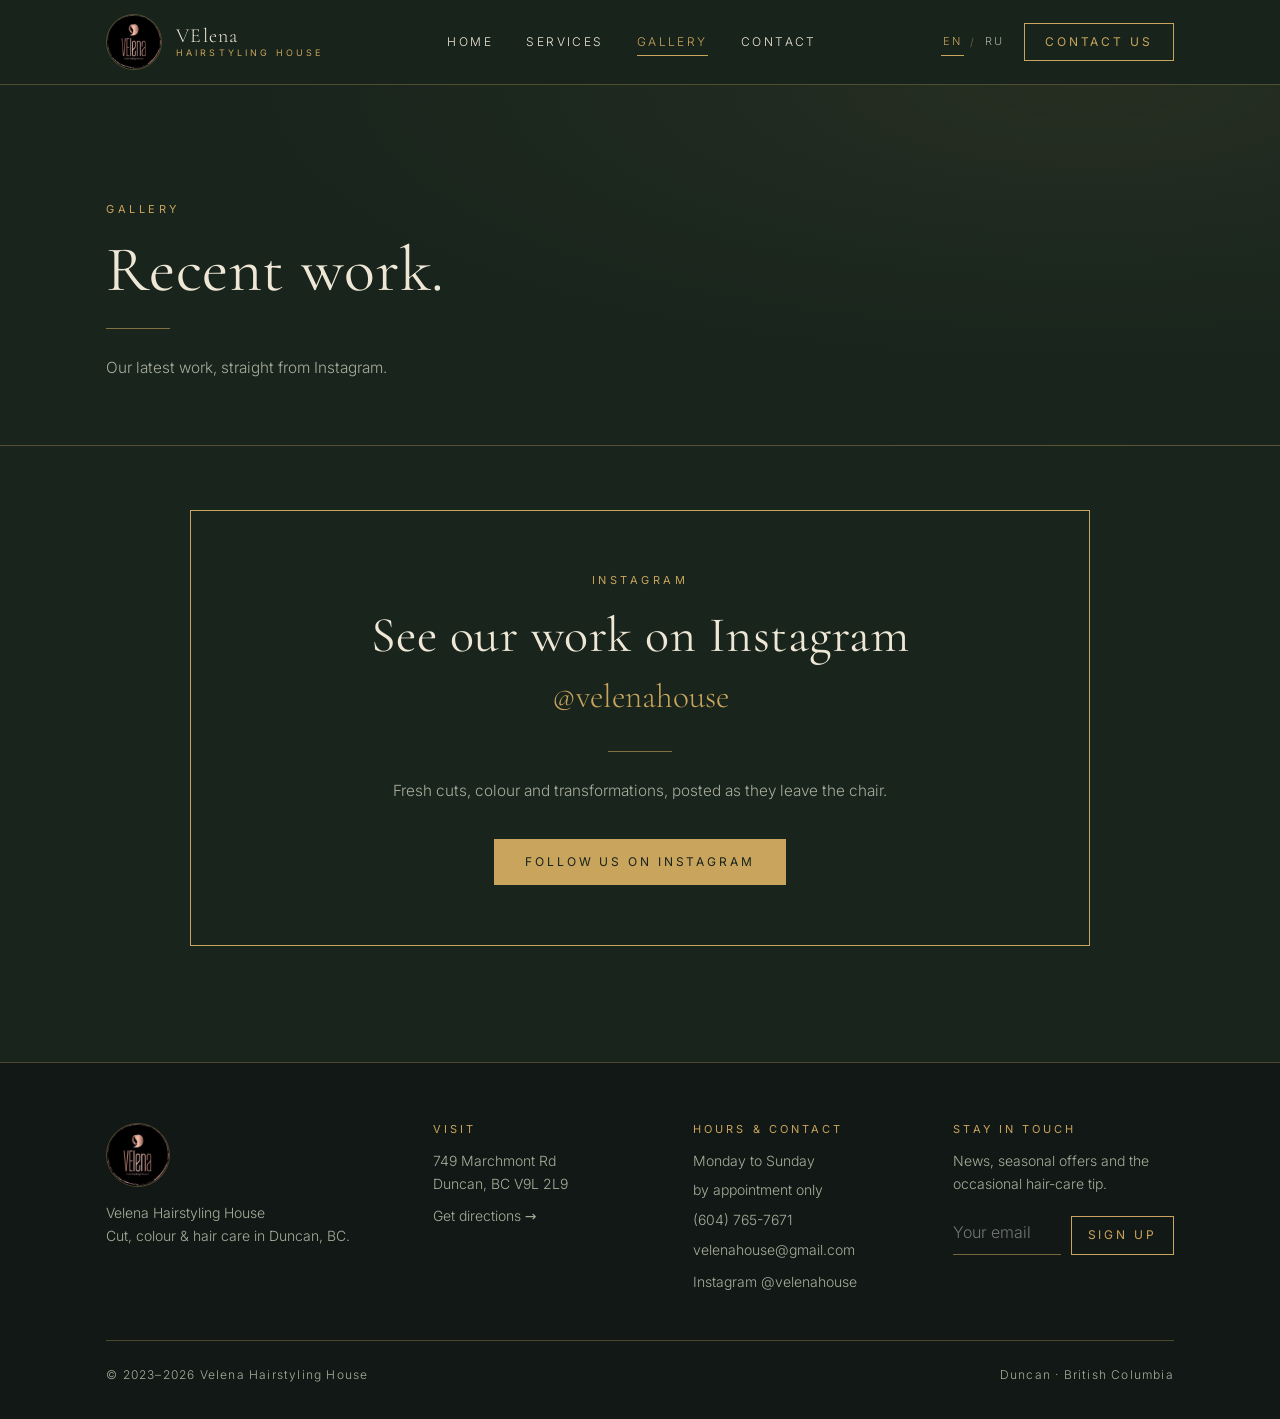
<file: gallery.html>
<!doctype html>
<html lang="en" data-page="gallery.html">
<head>
<meta charset="utf-8">
<meta name="viewport" content="width=device-width, initial-scale=1">
<title>Gallery · Velena Hairstyling House</title>
<meta name="description" content="Recent work and moments from Velena Hairstyling House in Duncan, BC.">
<meta name="theme-color" content="#18241c">
<link rel="alternate" hreflang="en" href="https://velena.ca/gallery.html">
<link rel="alternate" hreflang="ru" href="https://velena.ca/ru/gallery.html">
<link rel="alternate" hreflang="x-default" href="https://velena.ca/gallery.html">
<link rel="canonical" href="https://velena.ca/gallery.html">
<meta property="og:type" content="website">
<meta property="og:locale" content="en_CA">
<meta property="og:title" content="Gallery · Velena Hairstyling House">
<meta property="og:description" content="Recent work and moments from Velena Hairstyling House in Duncan, BC.">
<meta property="og:url" content="https://velena.ca/gallery.html">
<meta property="og:image" content="https://velena.ca/images/og-image.jpg">
<link rel="icon" href="favicon.ico" sizes="any">
<link rel="apple-touch-icon" href="images/apple-touch-icon.png">
<link rel="preload" href="fonts/cormorant-garamond.woff2" as="font" type="font/woff2" crossorigin>
<link rel="preload" href="fonts/inter.woff2" as="font" type="font/woff2" crossorigin>
<link rel="stylesheet" href="css/style.css">
<script type="application/ld+json">{"@context": "https://schema.org", "@type": "HairSalon", "name": "Velena Hairstyling House", "url": "https://velena.ca/", "logo": "https://velena.ca/images/logo.jpg", "image": "https://velena.ca/images/og-image.jpg", "telephone": "+1-604-765-7671", "email": "velenahouse@gmail.com", "sameAs": ["https://www.instagram.com/velenahouse/"], "address": {"@type": "PostalAddress", "streetAddress": "749 Marchmont Rd", "addressLocality": "Duncan", "addressRegion": "BC", "postalCode": "V9L 2L9", "addressCountry": "CA"}, "geo": {"@type": "GeoCoordinates", "latitude": 48.7770859, "longitude": -123.6929722}, "hasMap": "https://www.google.com/maps/search/?api=1&query=48.7770859,-123.6929722", "openingHoursSpecification": [{"@type": "OpeningHoursSpecification", "dayOfWeek": ["Monday", "Tuesday", "Wednesday", "Thursday", "Friday", "Saturday", "Sunday"], "description": "By appointment only"}], "description": "Hair salon in Duncan, BC. Monday to Sunday — by appointment only."}</script>
</head>
<body>
<a class="skip" href="#main">Skip to content</a>
<header>
  <nav class="nav w" aria-label="Main">
    <a class="brand" href="index.html"><img src="images/logo.jpg" alt="Velena Hairstyling House logo" width="56" height="56"><span class="bn"><span class="brand-name">VElena</span><small>Hairstyling House</small></span></a>
    <ul class="menu" id="menu"><li><a href="index.html">Home</a></li><li><a href="services.html">Services</a></li><li><a href="gallery.html" aria-current="page">Gallery</a></li><li><a href="contact.html">Contact</a></li><li class="m-call"><a href="tel:+16047657671" data-cfg="tel">Call us · (604) 765-7671</a></li><li class="m-lang"><div class="lang" role="group" aria-label="Language"><a href="gallery.html" hreflang="en" lang="en" data-lang="en" aria-current="true" title="English">EN</a><span>/</span><a href="ru/gallery.html" hreflang="ru" lang="ru" data-lang="ru" title="Русский">RU</a></div></li></ul>
    <div class="nav-r"><div class="lang" role="group" aria-label="Language"><a href="gallery.html" hreflang="en" lang="en" data-lang="en" aria-current="true" title="English">EN</a><span>/</span><a href="ru/gallery.html" hreflang="ru" lang="ru" data-lang="ru" title="Русский">RU</a></div><a class="btn cta-top" href="contact.html">Contact us</a>
    <button class="burger" aria-label="Menu" aria-controls="menu" aria-expanded="false"><span></span></button></div>
  </nav>
</header>
<main id="main">

<section class="page-hero">
  <div class="w">
    <div class="eb">Gallery</div>
    <h1>Recent work.</h1>
    <div class="hl"></div>
    <p class="lead">Our latest work, straight from Instagram.</p>
  </div>
</section>

<section style="padding-top:clamp(40px,5vw,70px)">
  <div class="w">
    <div id="ig-feed" hidden></div>
    <div id="ig-fallback" class="card ig-card">
      <div class="eb">Instagram</div>
      <h2>See our work on Instagram</h2>
      <p class="ig-handle"><a href="https://www.instagram.com/velenahouse/" data-ig-link target="_blank" rel="noopener">@velenahouse</a></p>
      <div class="hl"></div>
      <p class="lead">Fresh cuts, colour and transformations, posted as they leave the chair.</p>
      <div class="btns"><a class="btn f" href="https://www.instagram.com/velenahouse/" data-ig-link target="_blank" rel="noopener">Follow us on Instagram</a></div>
    </div>
  </div>
</section>
</main>
<footer>
  <div class="w">
    <div class="fgrid">
      <div class="fbrand"><img src="images/logo.jpg" alt="" width="64" height="64" loading="lazy">
        <p>Velena Hairstyling House<br>Cut, colour &amp; hair care in Duncan, BC.</p></div>
      <div><h4>Visit</h4><p data-cfg="address">749 Marchmont Rd<br>Duncan, BC V9L 2L9</p><p style="margin-top:8px"><a href="https://www.google.com/maps/dir/?api=1&amp;destination=48.7770859,-123.6929722" data-cfg-href="directionsUrl" target="_blank" rel="noopener">Get directions →</a></p></div>
      <div><h4>Hours &amp; contact</h4><ul><li>Monday to Sunday</li><li>by appointment only</li><li><a href="tel:+16047657671" data-cfg="phone">(604) 765-7671</a></li><li><a href="mailto:velenahouse@gmail.com" data-cfg="email">velenahouse@gmail.com</a></li></ul>
        <p style="margin-top:8px"><a href="https://www.instagram.com/velenahouse/" data-ig-link target="_blank" rel="noopener">Instagram @velenahouse</a> <a data-social="facebook" hidden target="_blank" rel="noopener">Facebook</a></p></div>
      <div><h4>Stay in touch</h4><p>News, seasonal offers and the occasional hair-care tip.</p>
        <form id="signup-form" class="signup" novalidate><label class="sr" for="su-email">Email</label><input id="su-email" type="email" name="email" placeholder="Your email" required><button class="btn" type="submit">Sign up</button><div class="hp" aria-hidden="true"><label>Leave empty<input name="_honey" tabindex="-1" autocomplete="off"></label></div></form>
        <p id="signup-status" class="fine" aria-live="polite"></p></div>
    </div>
    <div class="fbot"><span>© 2023–<span class="js-year" data-year>2026</span> Velena Hairstyling House</span><span>Duncan · British Columbia</span></div>
  </div>
</footer>
<script src="js/config.js"></script>
<script src="js/main.js"></script>
</body>
</html>
</file>
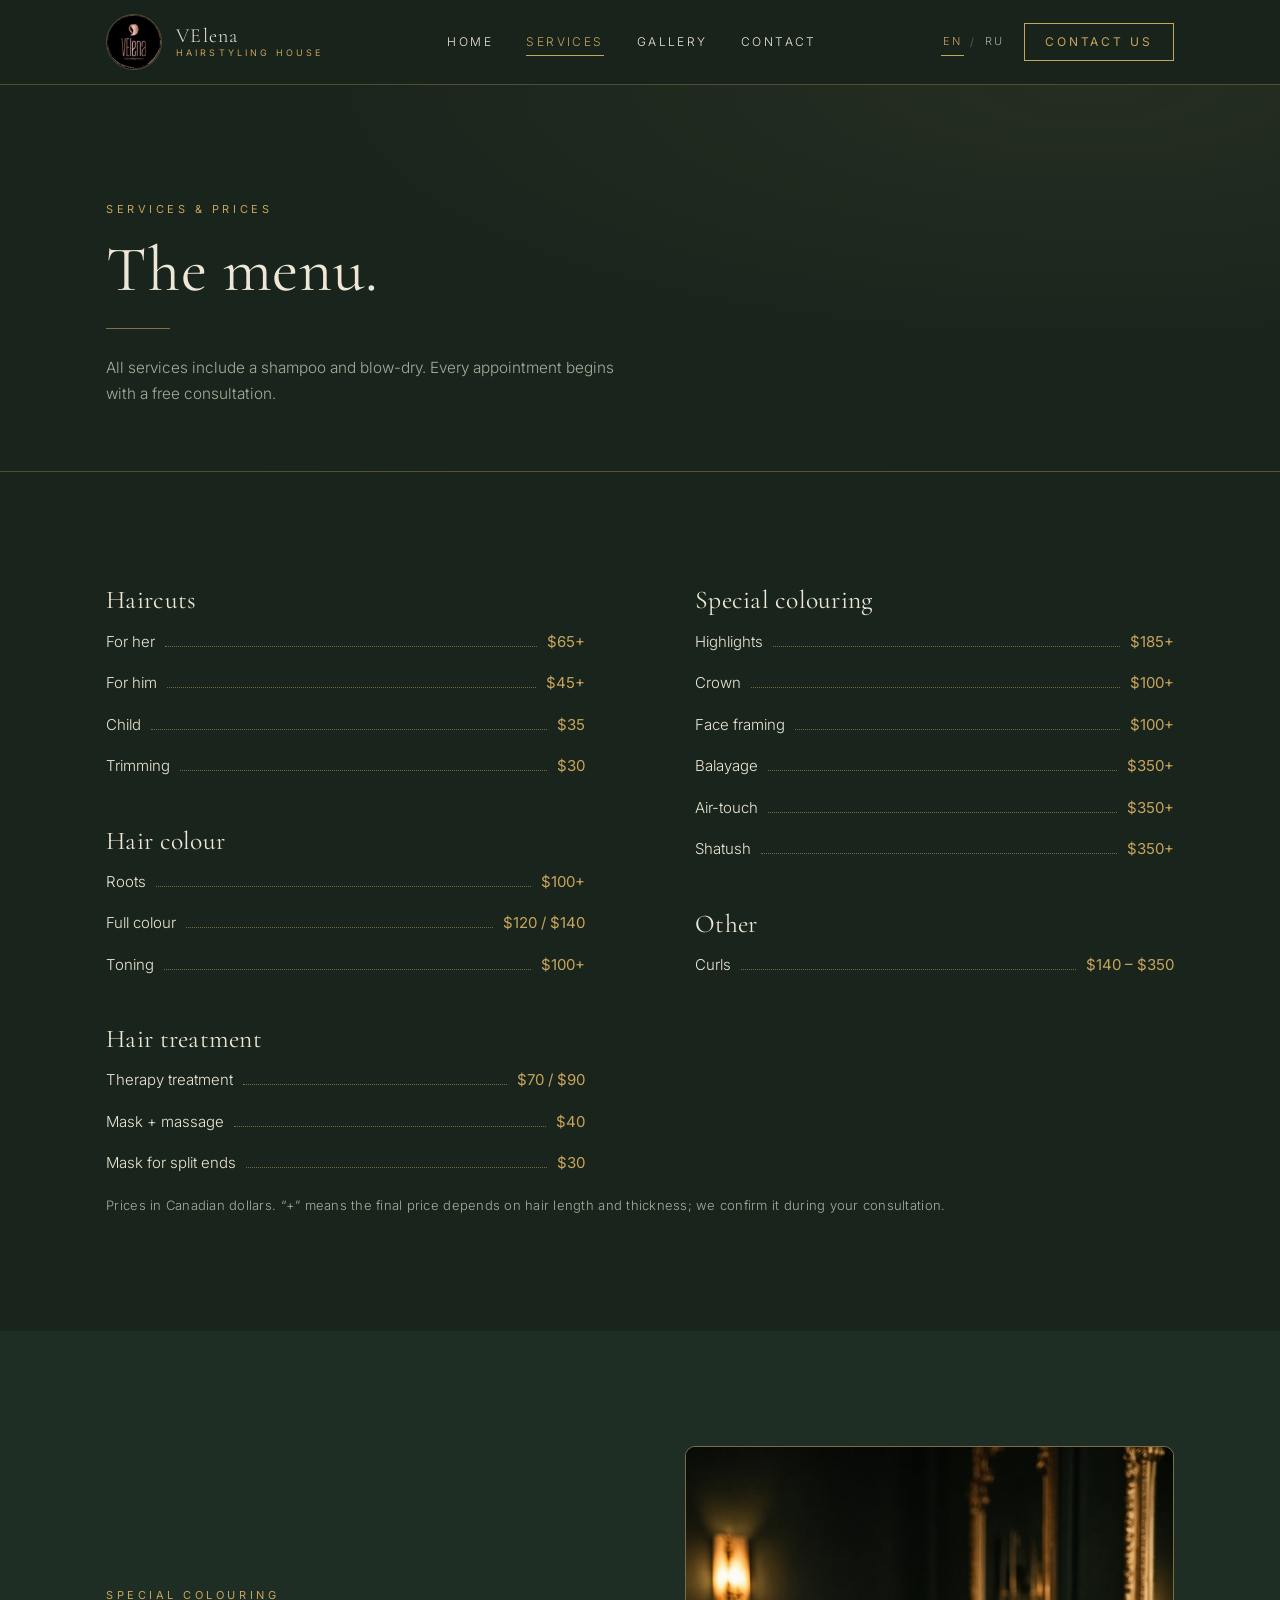
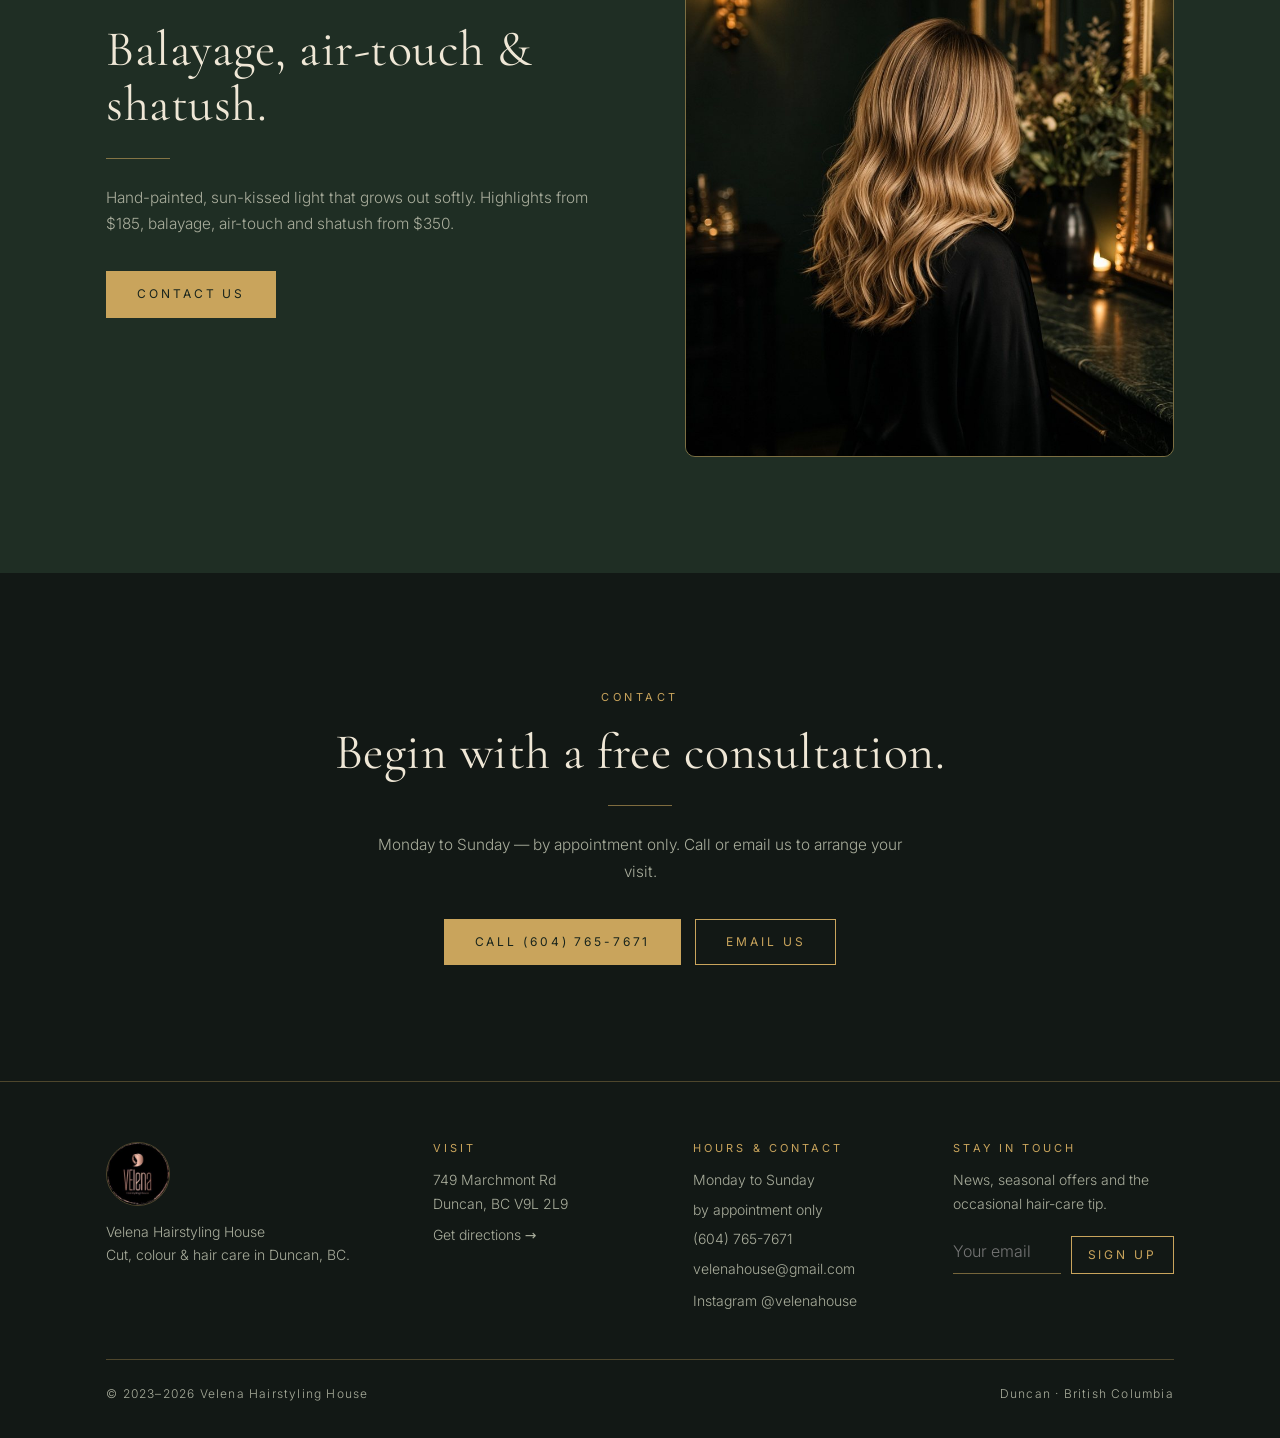
<file: services.html>
<!doctype html>
<html lang="en" data-page="services.html">
<head>
<meta charset="utf-8">
<meta name="viewport" content="width=device-width, initial-scale=1">
<title>Services &amp; Prices · Velena Hairstyling House</title>
<meta name="description" content="Haircuts, colour, special colouring (balayage, air-touch, shatush), hair treatments and curls at Velena Hairstyling House, Duncan BC. All services include shampoo and blow-dry.">
<meta name="theme-color" content="#18241c">
<link rel="alternate" hreflang="en" href="https://velena.ca/services.html">
<link rel="alternate" hreflang="ru" href="https://velena.ca/ru/services.html">
<link rel="alternate" hreflang="x-default" href="https://velena.ca/services.html">
<link rel="canonical" href="https://velena.ca/services.html">
<meta property="og:type" content="website">
<meta property="og:locale" content="en_CA">
<meta property="og:title" content="Services &amp; Prices · Velena Hairstyling House">
<meta property="og:description" content="Haircuts, colour, special colouring (balayage, air-touch, shatush), hair treatments and curls at Velena Hairstyling House, Duncan BC. All services include shampoo and blow-dry.">
<meta property="og:url" content="https://velena.ca/services.html">
<meta property="og:image" content="https://velena.ca/images/og-image.jpg">
<link rel="icon" href="favicon.ico" sizes="any">
<link rel="apple-touch-icon" href="images/apple-touch-icon.png">
<link rel="preload" href="fonts/cormorant-garamond.woff2" as="font" type="font/woff2" crossorigin>
<link rel="preload" href="fonts/inter.woff2" as="font" type="font/woff2" crossorigin>
<link rel="stylesheet" href="css/style.css">
<script type="application/ld+json">{"@context": "https://schema.org", "@type": "HairSalon", "name": "Velena Hairstyling House", "url": "https://velena.ca/", "logo": "https://velena.ca/images/logo.jpg", "image": "https://velena.ca/images/og-image.jpg", "telephone": "+1-604-765-7671", "email": "velenahouse@gmail.com", "sameAs": ["https://www.instagram.com/velenahouse/"], "address": {"@type": "PostalAddress", "streetAddress": "749 Marchmont Rd", "addressLocality": "Duncan", "addressRegion": "BC", "postalCode": "V9L 2L9", "addressCountry": "CA"}, "geo": {"@type": "GeoCoordinates", "latitude": 48.7770859, "longitude": -123.6929722}, "hasMap": "https://www.google.com/maps/search/?api=1&query=48.7770859,-123.6929722", "openingHoursSpecification": [{"@type": "OpeningHoursSpecification", "dayOfWeek": ["Monday", "Tuesday", "Wednesday", "Thursday", "Friday", "Saturday", "Sunday"], "description": "By appointment only"}], "description": "Hair salon in Duncan, BC. Monday to Sunday — by appointment only."}</script>
</head>
<body>
<a class="skip" href="#main">Skip to content</a>
<header>
  <nav class="nav w" aria-label="Main">
    <a class="brand" href="index.html"><img src="images/logo.jpg" alt="Velena Hairstyling House logo" width="56" height="56"><span class="bn"><span class="brand-name">VElena</span><small>Hairstyling House</small></span></a>
    <ul class="menu" id="menu"><li><a href="index.html">Home</a></li><li><a href="services.html" aria-current="page">Services</a></li><li><a href="gallery.html">Gallery</a></li><li><a href="contact.html">Contact</a></li><li class="m-call"><a href="tel:+16047657671" data-cfg="tel">Call us · (604) 765-7671</a></li><li class="m-lang"><div class="lang" role="group" aria-label="Language"><a href="services.html" hreflang="en" lang="en" data-lang="en" aria-current="true" title="English">EN</a><span>/</span><a href="ru/services.html" hreflang="ru" lang="ru" data-lang="ru" title="Русский">RU</a></div></li></ul>
    <div class="nav-r"><div class="lang" role="group" aria-label="Language"><a href="services.html" hreflang="en" lang="en" data-lang="en" aria-current="true" title="English">EN</a><span>/</span><a href="ru/services.html" hreflang="ru" lang="ru" data-lang="ru" title="Русский">RU</a></div><a class="btn cta-top" href="contact.html">Contact us</a>
    <button class="burger" aria-label="Menu" aria-controls="menu" aria-expanded="false"><span></span></button></div>
  </nav>
</header>
<main id="main">

<section class="page-hero">
  <div class="w">
    <div class="eb">Services &amp; prices</div>
    <h1>The menu.</h1>
    <div class="hl"></div>
    <p class="lead">All services include a shampoo and blow-dry. Every appointment begins with a free consultation.</p>
  </div>
</section>

<section style="padding-top:clamp(40px,5vw,70px)">
  <div class="w">
    <div class="svc"><div class="cat" id="haircuts"><h3>Haircuts</h3><div class="row"><span>For her</span><i></i><b>$65+</b></div><div class="row"><span>For him</span><i></i><b>$45+</b></div><div class="row"><span>Child</span><i></i><b>$35</b></div><div class="row"><span>Trimming</span><i></i><b>$30</b></div></div><div class="cat" id="colour"><h3>Hair colour</h3><div class="row"><span>Roots</span><i></i><b>$100+</b></div><div class="row"><span>Full colour</span><i></i><b>$120 / $140</b></div><div class="row"><span>Toning</span><i></i><b>$100+</b></div></div><div class="cat" id="treatment"><h3>Hair treatment</h3><div class="row"><span>Therapy treatment</span><i></i><b>$70 / $90</b></div><div class="row"><span>Mask + massage</span><i></i><b>$40</b></div><div class="row"><span>Mask for split ends</span><i></i><b>$30</b></div></div><div class="cat" id="special"><h3>Special colouring</h3><div class="row"><span>Highlights</span><i></i><b>$185+</b></div><div class="row"><span>Crown</span><i></i><b>$100+</b></div><div class="row"><span>Face framing</span><i></i><b>$100+</b></div><div class="row"><span>Balayage</span><i></i><b>$350+</b></div><div class="row"><span>Air-touch</span><i></i><b>$350+</b></div><div class="row"><span>Shatush</span><i></i><b>$350+</b></div></div><div class="cat" id="other"><h3>Other</h3><div class="row"><span>Curls</span><i></i><b>$140 – $350</b></div></div></div>
    <p class="fine">Prices in Canadian dollars. “+” means the final price depends on hair length and thickness; we confirm it during your consultation.</p>
  </div>
</section>

<section class="sec">
  <div class="w g2 rv">
    <div>
      <div class="eb">Special colouring</div>
      <h2>Balayage, air-touch &amp; shatush.</h2>
      <div class="hl"></div>
      <p class="lead">Hand-painted, sun-kissed light that grows out softly. Highlights from $185, balayage, air-touch and shatush from $350.</p>
      <div class="btns"><a class="btn f" href="contact.html">Contact us</a></div>
    </div>
    <img class="ph tall" src="images/balayage.jpg" alt="Soft blonde balayage waves" loading="lazy" width="864" height="1152" style="max-height:620px">
  </div>
</section>
<section class="deep center">
  <div class="w rv">
    <div class="eb">Contact</div>
    <h2>Begin with a free consultation.</h2>
    <div class="hl"></div>
    <p class="lead">Monday to Sunday — by appointment only. Call or email us to arrange your visit.</p>
    <div class="btns"><a class="btn f" href="tel:+16047657671" data-cfg="tel">Call (604) 765-7671</a><a class="btn" href="mailto:velenahouse@gmail.com?subject=Enquiry" data-cfg="mailto">Email us</a></div>
  </div>
</section>
</main>
<footer>
  <div class="w">
    <div class="fgrid">
      <div class="fbrand"><img src="images/logo.jpg" alt="" width="64" height="64" loading="lazy">
        <p>Velena Hairstyling House<br>Cut, colour &amp; hair care in Duncan, BC.</p></div>
      <div><h4>Visit</h4><p data-cfg="address">749 Marchmont Rd<br>Duncan, BC V9L 2L9</p><p style="margin-top:8px"><a href="https://www.google.com/maps/dir/?api=1&amp;destination=48.7770859,-123.6929722" data-cfg-href="directionsUrl" target="_blank" rel="noopener">Get directions →</a></p></div>
      <div><h4>Hours &amp; contact</h4><ul><li>Monday to Sunday</li><li>by appointment only</li><li><a href="tel:+16047657671" data-cfg="phone">(604) 765-7671</a></li><li><a href="mailto:velenahouse@gmail.com" data-cfg="email">velenahouse@gmail.com</a></li></ul>
        <p style="margin-top:8px"><a href="https://www.instagram.com/velenahouse/" data-ig-link target="_blank" rel="noopener">Instagram @velenahouse</a> <a data-social="facebook" hidden target="_blank" rel="noopener">Facebook</a></p></div>
      <div><h4>Stay in touch</h4><p>News, seasonal offers and the occasional hair-care tip.</p>
        <form id="signup-form" class="signup" novalidate><label class="sr" for="su-email">Email</label><input id="su-email" type="email" name="email" placeholder="Your email" required><button class="btn" type="submit">Sign up</button><div class="hp" aria-hidden="true"><label>Leave empty<input name="_honey" tabindex="-1" autocomplete="off"></label></div></form>
        <p id="signup-status" class="fine" aria-live="polite"></p></div>
    </div>
    <div class="fbot"><span>© 2023–<span class="js-year" data-year>2026</span> Velena Hairstyling House</span><span>Duncan · British Columbia</span></div>
  </div>
</footer>
<script src="js/config.js"></script>
<script src="js/main.js"></script>
</body>
</html>
</file>
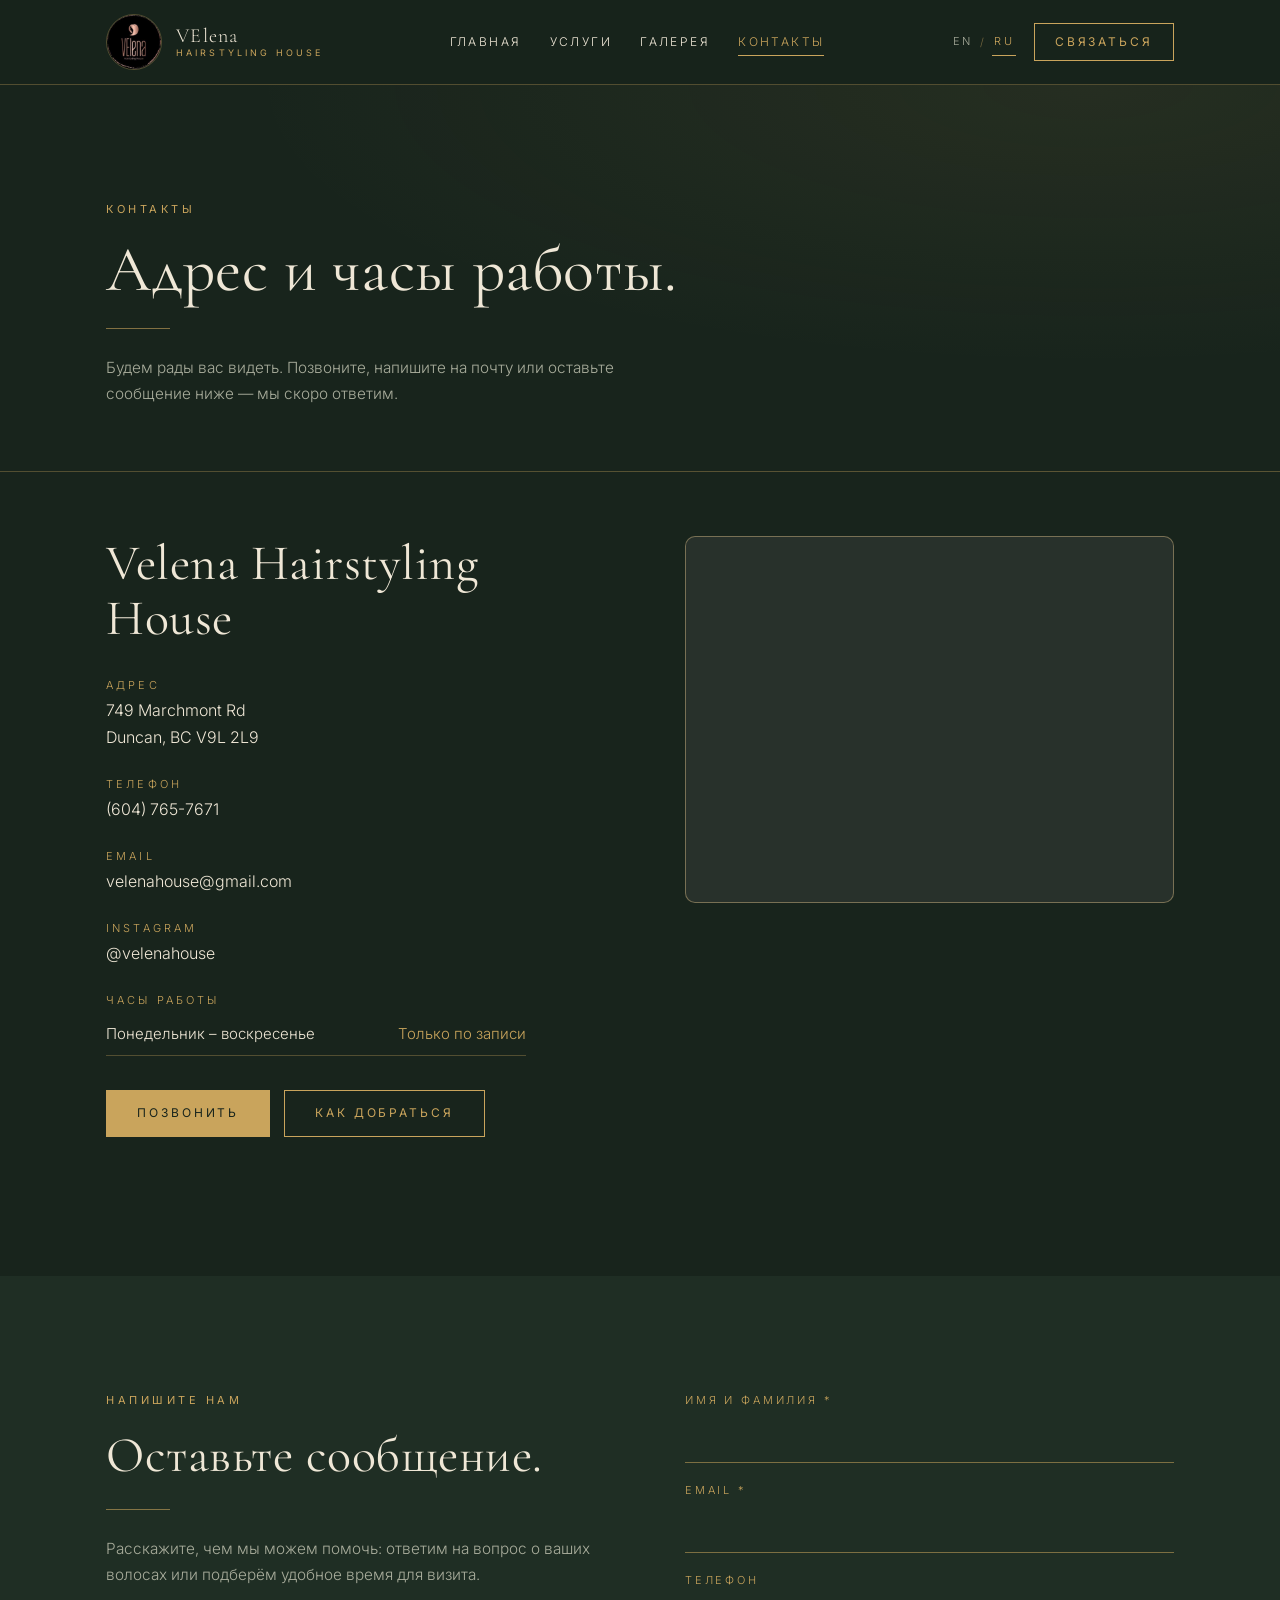
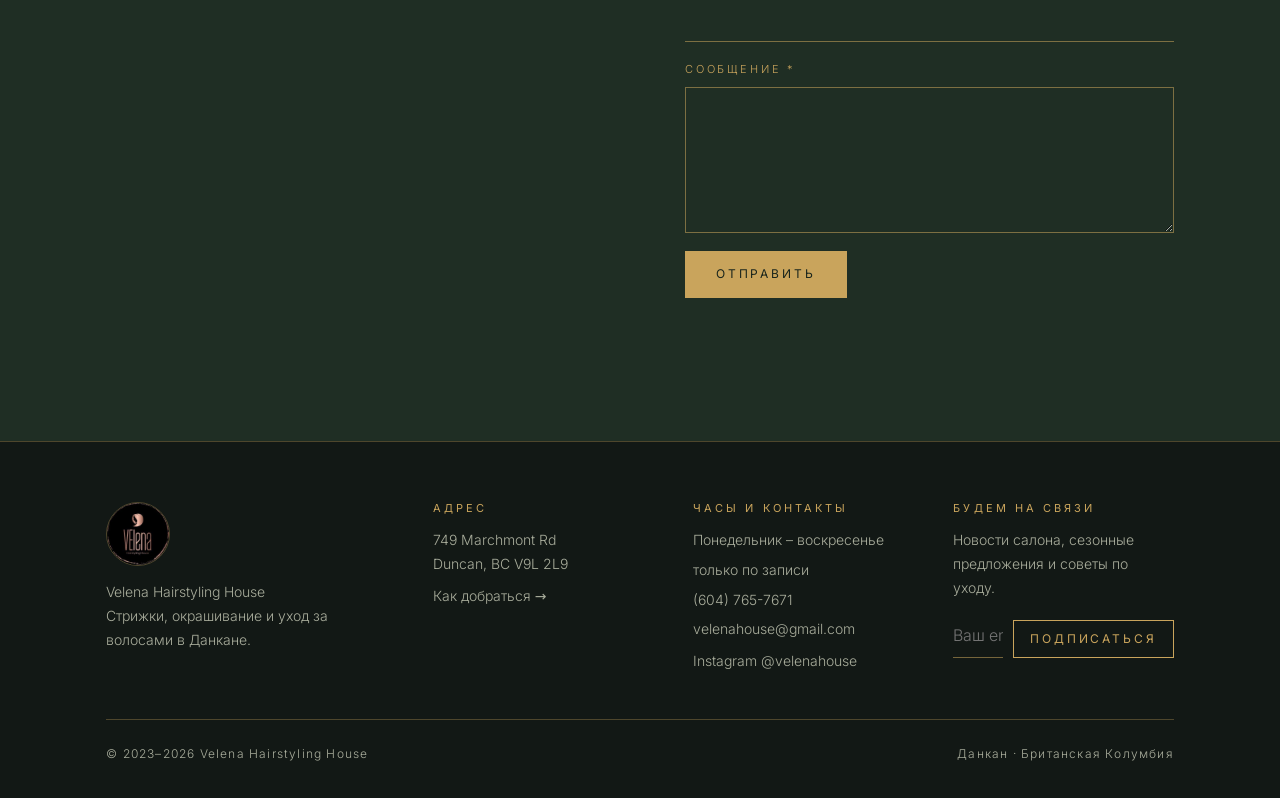
<file: ru/contact.html>
<!doctype html>
<html lang="ru" data-page="ru/contact.html">
<head>
<meta charset="utf-8">
<meta name="viewport" content="width=device-width, initial-scale=1">
<title>Контакты и часы работы · Velena Hairstyling House</title>
<meta name="description" content="Velena Hairstyling House: 749 Marchmont Rd, Duncan, BC. Понедельник – воскресенье, только по записи. Телефон (604) 765-7671, email velenahouse@gmail.com.">
<meta name="theme-color" content="#18241c">
<link rel="alternate" hreflang="en" href="https://velena.ca/contact.html">
<link rel="alternate" hreflang="ru" href="https://velena.ca/ru/contact.html">
<link rel="alternate" hreflang="x-default" href="https://velena.ca/contact.html">
<link rel="canonical" href="https://velena.ca/ru/contact.html">
<meta property="og:type" content="website">
<meta property="og:locale" content="ru_RU">
<meta property="og:title" content="Контакты и часы работы · Velena Hairstyling House">
<meta property="og:description" content="Velena Hairstyling House: 749 Marchmont Rd, Duncan, BC. Понедельник – воскресенье, только по записи. Телефон (604) 765-7671, email velenahouse@gmail.com.">
<meta property="og:url" content="https://velena.ca/ru/contact.html">
<meta property="og:image" content="https://velena.ca/images/og-image.jpg">
<link rel="icon" href="../favicon.ico" sizes="any">
<link rel="apple-touch-icon" href="../images/apple-touch-icon.png">
<link rel="preload" href="../fonts/cormorant-garamond.woff2" as="font" type="font/woff2" crossorigin>
<link rel="preload" href="../fonts/inter.woff2" as="font" type="font/woff2" crossorigin>
<link rel="stylesheet" href="../css/style.css">
<script type="application/ld+json">{"@context": "https://schema.org", "@type": "HairSalon", "name": "Velena Hairstyling House", "url": "https://velena.ca/", "logo": "https://velena.ca/images/logo.jpg", "image": "https://velena.ca/images/og-image.jpg", "telephone": "+1-604-765-7671", "email": "velenahouse@gmail.com", "sameAs": ["https://www.instagram.com/velenahouse/"], "address": {"@type": "PostalAddress", "streetAddress": "749 Marchmont Rd", "addressLocality": "Duncan", "addressRegion": "BC", "postalCode": "V9L 2L9", "addressCountry": "CA"}, "geo": {"@type": "GeoCoordinates", "latitude": 48.7770859, "longitude": -123.6929722}, "hasMap": "https://www.google.com/maps/search/?api=1&query=48.7770859,-123.6929722", "openingHoursSpecification": [{"@type": "OpeningHoursSpecification", "dayOfWeek": ["Monday", "Tuesday", "Wednesday", "Thursday", "Friday", "Saturday", "Sunday"], "description": "By appointment only"}], "description": "Hair salon in Duncan, BC. Monday to Sunday — by appointment only."}</script>
</head>
<body>
<a class="skip" href="#main">Перейти к содержанию</a>
<header>
  <nav class="nav w" aria-label="Main">
    <a class="brand" href="index.html"><img src="../images/logo.jpg" alt="Логотип Velena Hairstyling House" width="56" height="56"><span class="bn"><span class="brand-name">VElena</span><small>Hairstyling House</small></span></a>
    <ul class="menu" id="menu"><li><a href="index.html">Главная</a></li><li><a href="services.html">Услуги</a></li><li><a href="gallery.html">Галерея</a></li><li><a href="contact.html" aria-current="page">Контакты</a></li><li class="m-call"><a href="tel:+16047657671" data-cfg="tel">Позвонить · (604) 765-7671</a></li><li class="m-lang"><div class="lang" role="group" aria-label="Язык"><a href="../contact.html" hreflang="en" lang="en" data-lang="en" title="English">EN</a><span>/</span><a href="contact.html" hreflang="ru" lang="ru" data-lang="ru" aria-current="true" title="Русский">RU</a></div></li></ul>
    <div class="nav-r"><div class="lang" role="group" aria-label="Язык"><a href="../contact.html" hreflang="en" lang="en" data-lang="en" title="English">EN</a><span>/</span><a href="contact.html" hreflang="ru" lang="ru" data-lang="ru" aria-current="true" title="Русский">RU</a></div><a class="btn cta-top" href="contact.html">Связаться</a>
    <button class="burger" aria-label="Меню" aria-controls="menu" aria-expanded="false"><span></span></button></div>
  </nav>
</header>
<main id="main">

<section class="page-hero">
  <div class="w">
    <div class="eb">Контакты</div>
    <h1>Адрес и часы работы.</h1>
    <div class="hl"></div>
    <p class="lead">Будем рады вас видеть. Позвоните, напишите на почту или оставьте сообщение ниже — мы скоро ответим.</p>
  </div>
</section>

<section id="visit" style="padding-top:clamp(40px,5vw,70px)">
  <div class="w g2" style="align-items:start">
    <div class="vis">
      <h2 style="margin-bottom:30px">Velena Hairstyling House</h2>
      <div><small>Адрес</small><span data-cfg="address">749 Marchmont Rd<br>Duncan, BC V9L 2L9</span></div>
      <div><small>Телефон</small><a href="tel:+16047657671" data-cfg="phone">(604) 765-7671</a></div>
      <div><small>Email</small><a href="mailto:velenahouse@gmail.com" data-cfg="email">velenahouse@gmail.com</a></div>
      <div><small>Instagram</small><a href="https://www.instagram.com/velenahouse/" data-ig-link target="_blank" rel="noopener">@velenahouse</a></div>
      <div><small>Часы работы</small>
        <ul class="hours"><li><span>Понедельник – воскресенье</span><span>Только по записи</span></li></ul></div>
      <div class="btns"><a class="btn f" href="tel:+16047657671" data-cfg="tel">Позвонить</a><a class="btn" href="https://www.google.com/maps/dir/?api=1&amp;destination=48.7770859,-123.6929722" data-cfg-href="directionsUrl" target="_blank" rel="noopener">Как добраться</a></div>
    </div>
    <div class="map"><iframe title="Карта: 749 Marchmont Rd, Duncan, BC" src="https://maps.google.com/maps?q=48.7770859,-123.6929722&amp;z=16&amp;output=embed" data-cfg-src="mapEmbedUrl" loading="lazy" referrerpolicy="no-referrer-when-downgrade"></iframe></div>
  </div>
</section>

<section class="sec" id="message">
  <div class="w g2" style="align-items:start">
    <div>
      <div class="eb">Напишите нам</div>
      <h2>Оставьте сообщение.</h2>
      <div class="hl"></div>
      <p class="lead">Расскажите, чем мы можем помочь: ответим на вопрос о ваших волосах или подберём удобное время для визита.</p>
    </div>
    <form id="contact-form" class="form" action="https://formsubmit.co/velenahouse@gmail.com" method="POST" novalidate>
      <label>Имя и фамилия *<input name="name" autocomplete="name" required></label>
      <label>Email *<input type="email" name="email" autocomplete="email" required></label>
      <label>Телефон<input type="tel" name="phone" autocomplete="tel"></label>
      <label>Сообщение *<textarea name="message" rows="5" required></textarea></label>
      <input type="hidden" name="_subject" value="Новое сообщение с сайта Velena">
      <input type="hidden" name="_template" value="table">
      <input type="hidden" name="_captcha" value="false">
      <div class="hp" aria-hidden="true"><label>Leave empty<input name="_honey" tabindex="-1" autocomplete="off"></label></div>
      <button class="btn f" type="submit">Отправить</button>
      <p id="contact-status" class="fine" aria-live="polite"></p>
    </form>
  </div>
</section>
</main>
<footer>
  <div class="w">
    <div class="fgrid">
      <div class="fbrand"><img src="../images/logo.jpg" alt="" width="64" height="64" loading="lazy">
        <p>Velena Hairstyling House<br>Стрижки, окрашивание и уход за волосами в Данкане.</p></div>
      <div><h4>Адрес</h4><p data-cfg="address">749 Marchmont Rd<br>Duncan, BC V9L 2L9</p><p style="margin-top:8px"><a href="https://www.google.com/maps/dir/?api=1&amp;destination=48.7770859,-123.6929722" data-cfg-href="directionsUrl" target="_blank" rel="noopener">Как добраться →</a></p></div>
      <div><h4>Часы и контакты</h4><ul><li>Понедельник – воскресенье</li><li>только по записи</li><li><a href="tel:+16047657671" data-cfg="phone">(604) 765-7671</a></li><li><a href="mailto:velenahouse@gmail.com" data-cfg="email">velenahouse@gmail.com</a></li></ul>
        <p style="margin-top:8px"><a href="https://www.instagram.com/velenahouse/" data-ig-link target="_blank" rel="noopener">Instagram @velenahouse</a> <a data-social="facebook" hidden target="_blank" rel="noopener">Facebook</a></p></div>
      <div><h4>Будем на связи</h4><p>Новости салона, сезонные предложения и советы по уходу.</p>
        <form id="signup-form" class="signup" novalidate><label class="sr" for="su-email">Email</label><input id="su-email" type="email" name="email" placeholder="Ваш email" required><button class="btn" type="submit">Подписаться</button><div class="hp" aria-hidden="true"><label>Leave empty<input name="_honey" tabindex="-1" autocomplete="off"></label></div></form>
        <p id="signup-status" class="fine" aria-live="polite"></p></div>
    </div>
    <div class="fbot"><span>© 2023–<span class="js-year" data-year>2026</span> Velena Hairstyling House</span><span>Данкан · Британская Колумбия</span></div>
  </div>
</footer>
<script src="../js/config.js"></script>
<script src="../js/main.js"></script>
</body>
</html>
</file>
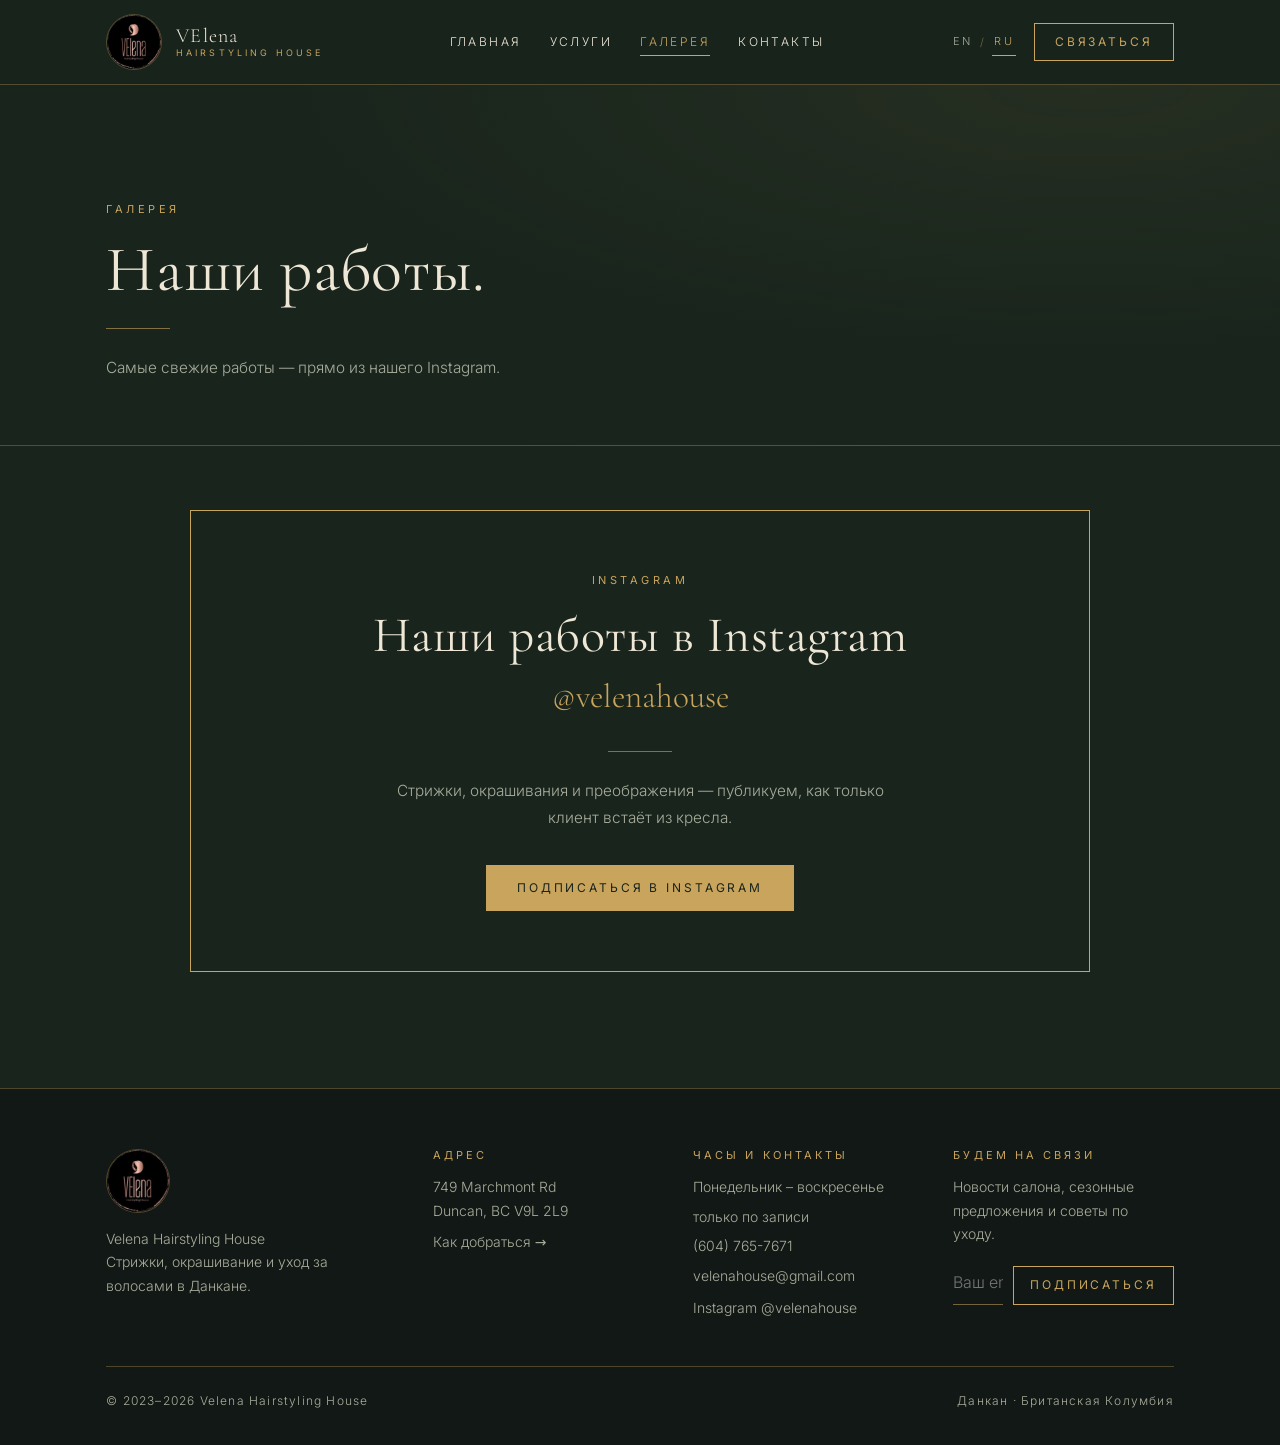
<file: ru/gallery.html>
<!doctype html>
<html lang="ru" data-page="ru/gallery.html">
<head>
<meta charset="utf-8">
<meta name="viewport" content="width=device-width, initial-scale=1">
<title>Галерея · Velena Hairstyling House</title>
<meta name="description" content="Свежие работы и моменты из жизни Velena Hairstyling House в Данкане, BC.">
<meta name="theme-color" content="#18241c">
<link rel="alternate" hreflang="en" href="https://velena.ca/gallery.html">
<link rel="alternate" hreflang="ru" href="https://velena.ca/ru/gallery.html">
<link rel="alternate" hreflang="x-default" href="https://velena.ca/gallery.html">
<link rel="canonical" href="https://velena.ca/ru/gallery.html">
<meta property="og:type" content="website">
<meta property="og:locale" content="ru_RU">
<meta property="og:title" content="Галерея · Velena Hairstyling House">
<meta property="og:description" content="Свежие работы и моменты из жизни Velena Hairstyling House в Данкане, BC.">
<meta property="og:url" content="https://velena.ca/ru/gallery.html">
<meta property="og:image" content="https://velena.ca/images/og-image.jpg">
<link rel="icon" href="../favicon.ico" sizes="any">
<link rel="apple-touch-icon" href="../images/apple-touch-icon.png">
<link rel="preload" href="../fonts/cormorant-garamond.woff2" as="font" type="font/woff2" crossorigin>
<link rel="preload" href="../fonts/inter.woff2" as="font" type="font/woff2" crossorigin>
<link rel="stylesheet" href="../css/style.css">
<script type="application/ld+json">{"@context": "https://schema.org", "@type": "HairSalon", "name": "Velena Hairstyling House", "url": "https://velena.ca/", "logo": "https://velena.ca/images/logo.jpg", "image": "https://velena.ca/images/og-image.jpg", "telephone": "+1-604-765-7671", "email": "velenahouse@gmail.com", "sameAs": ["https://www.instagram.com/velenahouse/"], "address": {"@type": "PostalAddress", "streetAddress": "749 Marchmont Rd", "addressLocality": "Duncan", "addressRegion": "BC", "postalCode": "V9L 2L9", "addressCountry": "CA"}, "geo": {"@type": "GeoCoordinates", "latitude": 48.7770859, "longitude": -123.6929722}, "hasMap": "https://www.google.com/maps/search/?api=1&query=48.7770859,-123.6929722", "openingHoursSpecification": [{"@type": "OpeningHoursSpecification", "dayOfWeek": ["Monday", "Tuesday", "Wednesday", "Thursday", "Friday", "Saturday", "Sunday"], "description": "By appointment only"}], "description": "Hair salon in Duncan, BC. Monday to Sunday — by appointment only."}</script>
</head>
<body>
<a class="skip" href="#main">Перейти к содержанию</a>
<header>
  <nav class="nav w" aria-label="Main">
    <a class="brand" href="index.html"><img src="../images/logo.jpg" alt="Логотип Velena Hairstyling House" width="56" height="56"><span class="bn"><span class="brand-name">VElena</span><small>Hairstyling House</small></span></a>
    <ul class="menu" id="menu"><li><a href="index.html">Главная</a></li><li><a href="services.html">Услуги</a></li><li><a href="gallery.html" aria-current="page">Галерея</a></li><li><a href="contact.html">Контакты</a></li><li class="m-call"><a href="tel:+16047657671" data-cfg="tel">Позвонить · (604) 765-7671</a></li><li class="m-lang"><div class="lang" role="group" aria-label="Язык"><a href="../gallery.html" hreflang="en" lang="en" data-lang="en" title="English">EN</a><span>/</span><a href="gallery.html" hreflang="ru" lang="ru" data-lang="ru" aria-current="true" title="Русский">RU</a></div></li></ul>
    <div class="nav-r"><div class="lang" role="group" aria-label="Язык"><a href="../gallery.html" hreflang="en" lang="en" data-lang="en" title="English">EN</a><span>/</span><a href="gallery.html" hreflang="ru" lang="ru" data-lang="ru" aria-current="true" title="Русский">RU</a></div><a class="btn cta-top" href="contact.html">Связаться</a>
    <button class="burger" aria-label="Меню" aria-controls="menu" aria-expanded="false"><span></span></button></div>
  </nav>
</header>
<main id="main">

<section class="page-hero">
  <div class="w">
    <div class="eb">Галерея</div>
    <h1>Наши работы.</h1>
    <div class="hl"></div>
    <p class="lead">Самые свежие работы — прямо из нашего Instagram.</p>
  </div>
</section>

<section style="padding-top:clamp(40px,5vw,70px)">
  <div class="w">
    <div id="ig-feed" hidden></div>
    <div id="ig-fallback" class="card ig-card">
      <div class="eb">Instagram</div>
      <h2>Наши работы в Instagram</h2>
      <p class="ig-handle"><a href="https://www.instagram.com/velenahouse/" data-ig-link target="_blank" rel="noopener">@velenahouse</a></p>
      <div class="hl"></div>
      <p class="lead">Стрижки, окрашивания и преображения — публикуем, как только клиент встаёт из кресла.</p>
      <div class="btns"><a class="btn f" href="https://www.instagram.com/velenahouse/" data-ig-link target="_blank" rel="noopener">Подписаться в Instagram</a></div>
    </div>
  </div>
</section>
</main>
<footer>
  <div class="w">
    <div class="fgrid">
      <div class="fbrand"><img src="../images/logo.jpg" alt="" width="64" height="64" loading="lazy">
        <p>Velena Hairstyling House<br>Стрижки, окрашивание и уход за волосами в Данкане.</p></div>
      <div><h4>Адрес</h4><p data-cfg="address">749 Marchmont Rd<br>Duncan, BC V9L 2L9</p><p style="margin-top:8px"><a href="https://www.google.com/maps/dir/?api=1&amp;destination=48.7770859,-123.6929722" data-cfg-href="directionsUrl" target="_blank" rel="noopener">Как добраться →</a></p></div>
      <div><h4>Часы и контакты</h4><ul><li>Понедельник – воскресенье</li><li>только по записи</li><li><a href="tel:+16047657671" data-cfg="phone">(604) 765-7671</a></li><li><a href="mailto:velenahouse@gmail.com" data-cfg="email">velenahouse@gmail.com</a></li></ul>
        <p style="margin-top:8px"><a href="https://www.instagram.com/velenahouse/" data-ig-link target="_blank" rel="noopener">Instagram @velenahouse</a> <a data-social="facebook" hidden target="_blank" rel="noopener">Facebook</a></p></div>
      <div><h4>Будем на связи</h4><p>Новости салона, сезонные предложения и советы по уходу.</p>
        <form id="signup-form" class="signup" novalidate><label class="sr" for="su-email">Email</label><input id="su-email" type="email" name="email" placeholder="Ваш email" required><button class="btn" type="submit">Подписаться</button><div class="hp" aria-hidden="true"><label>Leave empty<input name="_honey" tabindex="-1" autocomplete="off"></label></div></form>
        <p id="signup-status" class="fine" aria-live="polite"></p></div>
    </div>
    <div class="fbot"><span>© 2023–<span class="js-year" data-year>2026</span> Velena Hairstyling House</span><span>Данкан · Британская Колумбия</span></div>
  </div>
</footer>
<script src="../js/config.js"></script>
<script src="../js/main.js"></script>
</body>
</html>
</file>
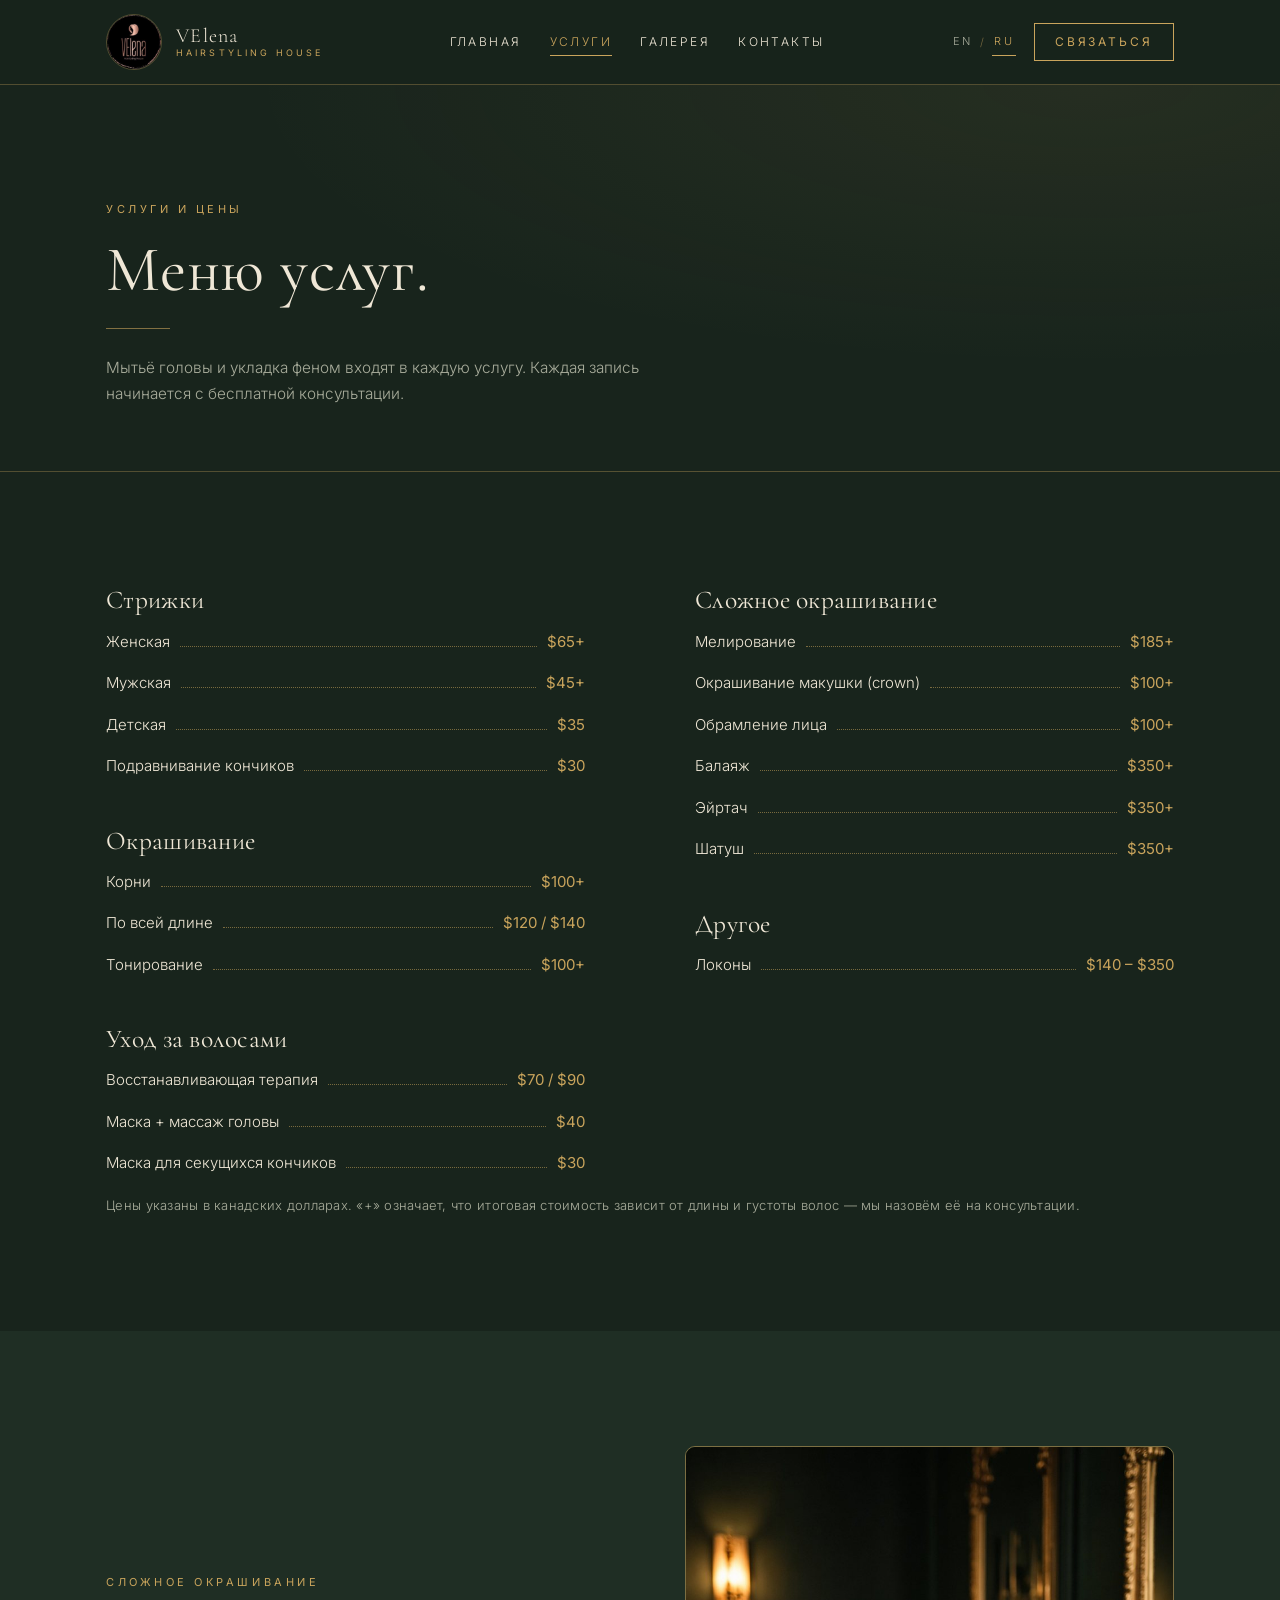
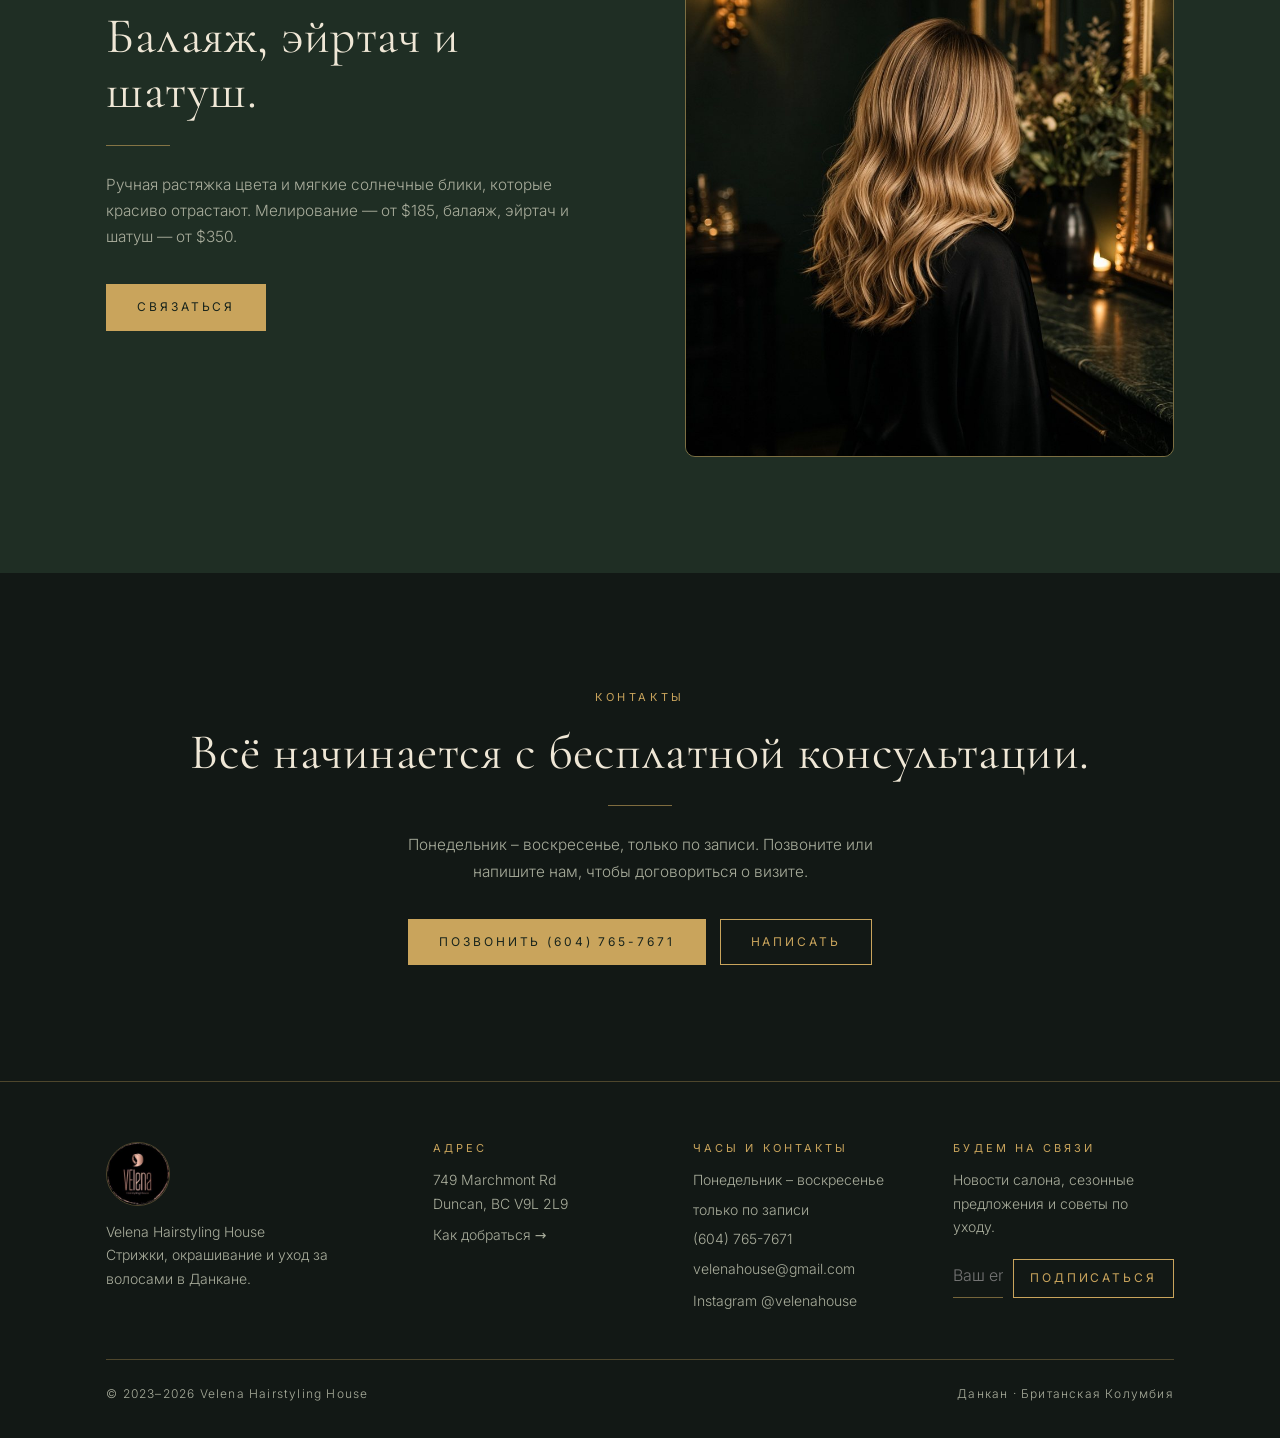
<file: ru/services.html>
<!doctype html>
<html lang="ru" data-page="ru/services.html">
<head>
<meta charset="utf-8">
<meta name="viewport" content="width=device-width, initial-scale=1">
<title>Услуги и цены · Velena Hairstyling House</title>
<meta name="description" content="Стрижки, окрашивание, сложное окрашивание (балаяж, эйртач, шатуш), уход за волосами и локоны в Velena Hairstyling House, Данкан, BC. Мытьё головы и укладка феном входят в каждую услугу.">
<meta name="theme-color" content="#18241c">
<link rel="alternate" hreflang="en" href="https://velena.ca/services.html">
<link rel="alternate" hreflang="ru" href="https://velena.ca/ru/services.html">
<link rel="alternate" hreflang="x-default" href="https://velena.ca/services.html">
<link rel="canonical" href="https://velena.ca/ru/services.html">
<meta property="og:type" content="website">
<meta property="og:locale" content="ru_RU">
<meta property="og:title" content="Услуги и цены · Velena Hairstyling House">
<meta property="og:description" content="Стрижки, окрашивание, сложное окрашивание (балаяж, эйртач, шатуш), уход за волосами и локоны в Velena Hairstyling House, Данкан, BC. Мытьё головы и укладка феном входят в каждую услугу.">
<meta property="og:url" content="https://velena.ca/ru/services.html">
<meta property="og:image" content="https://velena.ca/images/og-image.jpg">
<link rel="icon" href="../favicon.ico" sizes="any">
<link rel="apple-touch-icon" href="../images/apple-touch-icon.png">
<link rel="preload" href="../fonts/cormorant-garamond.woff2" as="font" type="font/woff2" crossorigin>
<link rel="preload" href="../fonts/inter.woff2" as="font" type="font/woff2" crossorigin>
<link rel="stylesheet" href="../css/style.css">
<script type="application/ld+json">{"@context": "https://schema.org", "@type": "HairSalon", "name": "Velena Hairstyling House", "url": "https://velena.ca/", "logo": "https://velena.ca/images/logo.jpg", "image": "https://velena.ca/images/og-image.jpg", "telephone": "+1-604-765-7671", "email": "velenahouse@gmail.com", "sameAs": ["https://www.instagram.com/velenahouse/"], "address": {"@type": "PostalAddress", "streetAddress": "749 Marchmont Rd", "addressLocality": "Duncan", "addressRegion": "BC", "postalCode": "V9L 2L9", "addressCountry": "CA"}, "geo": {"@type": "GeoCoordinates", "latitude": 48.7770859, "longitude": -123.6929722}, "hasMap": "https://www.google.com/maps/search/?api=1&query=48.7770859,-123.6929722", "openingHoursSpecification": [{"@type": "OpeningHoursSpecification", "dayOfWeek": ["Monday", "Tuesday", "Wednesday", "Thursday", "Friday", "Saturday", "Sunday"], "description": "By appointment only"}], "description": "Hair salon in Duncan, BC. Monday to Sunday — by appointment only."}</script>
</head>
<body>
<a class="skip" href="#main">Перейти к содержанию</a>
<header>
  <nav class="nav w" aria-label="Main">
    <a class="brand" href="index.html"><img src="../images/logo.jpg" alt="Логотип Velena Hairstyling House" width="56" height="56"><span class="bn"><span class="brand-name">VElena</span><small>Hairstyling House</small></span></a>
    <ul class="menu" id="menu"><li><a href="index.html">Главная</a></li><li><a href="services.html" aria-current="page">Услуги</a></li><li><a href="gallery.html">Галерея</a></li><li><a href="contact.html">Контакты</a></li><li class="m-call"><a href="tel:+16047657671" data-cfg="tel">Позвонить · (604) 765-7671</a></li><li class="m-lang"><div class="lang" role="group" aria-label="Язык"><a href="../services.html" hreflang="en" lang="en" data-lang="en" title="English">EN</a><span>/</span><a href="services.html" hreflang="ru" lang="ru" data-lang="ru" aria-current="true" title="Русский">RU</a></div></li></ul>
    <div class="nav-r"><div class="lang" role="group" aria-label="Язык"><a href="../services.html" hreflang="en" lang="en" data-lang="en" title="English">EN</a><span>/</span><a href="services.html" hreflang="ru" lang="ru" data-lang="ru" aria-current="true" title="Русский">RU</a></div><a class="btn cta-top" href="contact.html">Связаться</a>
    <button class="burger" aria-label="Меню" aria-controls="menu" aria-expanded="false"><span></span></button></div>
  </nav>
</header>
<main id="main">

<section class="page-hero">
  <div class="w">
    <div class="eb">Услуги и цены</div>
    <h1>Меню услуг.</h1>
    <div class="hl"></div>
    <p class="lead">Мытьё головы и укладка феном входят в каждую услугу. Каждая запись начинается с бесплатной консультации.</p>
  </div>
</section>

<section style="padding-top:clamp(40px,5vw,70px)">
  <div class="w">
    <div class="svc"><div class="cat" id="haircuts"><h3>Стрижки</h3><div class="row"><span>Женская</span><i></i><b>$65+</b></div><div class="row"><span>Мужская</span><i></i><b>$45+</b></div><div class="row"><span>Детская</span><i></i><b>$35</b></div><div class="row"><span>Подравнивание кончиков</span><i></i><b>$30</b></div></div><div class="cat" id="colour"><h3>Окрашивание</h3><div class="row"><span>Корни</span><i></i><b>$100+</b></div><div class="row"><span>По всей длине</span><i></i><b>$120 / $140</b></div><div class="row"><span>Тонирование</span><i></i><b>$100+</b></div></div><div class="cat" id="treatment"><h3>Уход за волосами</h3><div class="row"><span>Восстанавливающая терапия</span><i></i><b>$70 / $90</b></div><div class="row"><span>Маска + массаж головы</span><i></i><b>$40</b></div><div class="row"><span>Маска для секущихся кончиков</span><i></i><b>$30</b></div></div><div class="cat" id="special"><h3>Сложное окрашивание</h3><div class="row"><span>Мелирование</span><i></i><b>$185+</b></div><div class="row"><span>Окрашивание макушки (crown)</span><i></i><b>$100+</b></div><div class="row"><span>Обрамление лица</span><i></i><b>$100+</b></div><div class="row"><span>Балаяж</span><i></i><b>$350+</b></div><div class="row"><span>Эйртач</span><i></i><b>$350+</b></div><div class="row"><span>Шатуш</span><i></i><b>$350+</b></div></div><div class="cat" id="other"><h3>Другое</h3><div class="row"><span>Локоны</span><i></i><b>$140 – $350</b></div></div></div>
    <p class="fine">Цены указаны в канадских долларах. «+» означает, что итоговая стоимость зависит от длины и густоты волос — мы назовём её на консультации.</p>
  </div>
</section>

<section class="sec">
  <div class="w g2 rv">
    <div>
      <div class="eb">Сложное окрашивание</div>
      <h2>Балаяж, эйртач и шатуш.</h2>
      <div class="hl"></div>
      <p class="lead">Ручная растяжка цвета и мягкие солнечные блики, которые красиво отрастают. Мелирование — от $185, балаяж, эйртач и шатуш — от $350.</p>
      <div class="btns"><a class="btn f" href="contact.html">Связаться</a></div>
    </div>
    <img class="ph tall" src="../images/balayage.jpg" alt="Мягкий светлый балаяж на волнистых волосах" loading="lazy" width="864" height="1152" style="max-height:620px">
  </div>
</section>
<section class="deep center">
  <div class="w rv">
    <div class="eb">Контакты</div>
    <h2>Всё начинается с бесплатной консультации.</h2>
    <div class="hl"></div>
    <p class="lead">Понедельник – воскресенье, только по записи. Позвоните или напишите нам, чтобы договориться о визите.</p>
    <div class="btns"><a class="btn f" href="tel:+16047657671" data-cfg="tel">Позвонить (604) 765-7671</a><a class="btn" href="mailto:velenahouse@gmail.com?subject=Вопрос%20с%20сайта" data-cfg="mailto">Написать</a></div>
  </div>
</section>
</main>
<footer>
  <div class="w">
    <div class="fgrid">
      <div class="fbrand"><img src="../images/logo.jpg" alt="" width="64" height="64" loading="lazy">
        <p>Velena Hairstyling House<br>Стрижки, окрашивание и уход за волосами в Данкане.</p></div>
      <div><h4>Адрес</h4><p data-cfg="address">749 Marchmont Rd<br>Duncan, BC V9L 2L9</p><p style="margin-top:8px"><a href="https://www.google.com/maps/dir/?api=1&amp;destination=48.7770859,-123.6929722" data-cfg-href="directionsUrl" target="_blank" rel="noopener">Как добраться →</a></p></div>
      <div><h4>Часы и контакты</h4><ul><li>Понедельник – воскресенье</li><li>только по записи</li><li><a href="tel:+16047657671" data-cfg="phone">(604) 765-7671</a></li><li><a href="mailto:velenahouse@gmail.com" data-cfg="email">velenahouse@gmail.com</a></li></ul>
        <p style="margin-top:8px"><a href="https://www.instagram.com/velenahouse/" data-ig-link target="_blank" rel="noopener">Instagram @velenahouse</a> <a data-social="facebook" hidden target="_blank" rel="noopener">Facebook</a></p></div>
      <div><h4>Будем на связи</h4><p>Новости салона, сезонные предложения и советы по уходу.</p>
        <form id="signup-form" class="signup" novalidate><label class="sr" for="su-email">Email</label><input id="su-email" type="email" name="email" placeholder="Ваш email" required><button class="btn" type="submit">Подписаться</button><div class="hp" aria-hidden="true"><label>Leave empty<input name="_honey" tabindex="-1" autocomplete="off"></label></div></form>
        <p id="signup-status" class="fine" aria-live="polite"></p></div>
    </div>
    <div class="fbot"><span>© 2023–<span class="js-year" data-year>2026</span> Velena Hairstyling House</span><span>Данкан · Британская Колумбия</span></div>
  </div>
</footer>
<script src="../js/config.js"></script>
<script src="../js/main.js"></script>
</body>
</html>
</file>
<file: css/style.css>
/* Velena Hairstyling House — dark concept 2 (forest green · gold · a hint of powder pink) */
@font-face{font-family:"Cormorant Garamond";src:url("../fonts/cormorant-garamond.woff2") format("woff2");font-weight:300 700;font-style:normal;font-display:swap}
@font-face{font-family:"Cormorant Garamond";src:url("../fonts/cormorant-garamond-italic.woff2") format("woff2");font-weight:300 700;font-style:italic;font-display:swap}
@font-face{font-family:"Inter";src:url("../fonts/inter.woff2") format("woff2");font-weight:100 900;font-style:normal;font-display:swap}
:root{
  --bg:#18241c; --bg2:#1f2e24; --deep:#121815; --fg:#efe7d6; --mu:#a9ad9c;
  --gold:#c9a45c; --gold-soft:rgba(201,164,92,.55); --line:rgba(201,164,92,.33);
  --pink:#e6c3c0; --serif:"Cormorant Garamond",Georgia,serif; --sans:Inter,system-ui,-apple-system,"Segoe UI",sans-serif;
  --pad:clamp(22px,8.3vw,120px); --sec:clamp(64px,9vw,130px);
}
*{box-sizing:border-box;margin:0;padding:0}
html{scroll-behavior:smooth;-webkit-text-size-adjust:100%}
body{background:var(--bg);color:var(--fg);font:300 16px/1.7 var(--sans);-webkit-font-smoothing:antialiased}
img{max-width:100%;display:block}
a{color:inherit;text-decoration:none}
::selection{background:var(--pink);color:var(--deep)}
h1,h2,h3,h4{font-family:var(--serif);font-weight:400;letter-spacing:.01em;line-height:1.1}
h1{font-size:clamp(44px,6vw,86px);line-height:1.02}
h2{font-size:clamp(36px,3.9vw,56px)}
h3{font-size:clamp(24px,2vw,28px)}
em{font-style:italic;color:var(--pink)}
.w{padding-left:var(--pad);padding-right:var(--pad);max-width:1680px;margin:0 auto}
section{padding:var(--sec) 0}
.sec{background:var(--bg2)} .deep{background:var(--deep)}
.eb{font-size:11px;letter-spacing:.32em;text-transform:uppercase;color:var(--gold);margin-bottom:18px;font-weight:400}
.hl{height:1px;background:var(--gold);opacity:.6;width:64px;margin:26px 0}
.center{text-align:center}.center .hl{margin-left:auto;margin-right:auto}.center .lead{margin-left:auto;margin-right:auto}
.lead{color:var(--mu);max-width:540px;font-size:clamp(15px,1.2vw,17px)}
.lead+.lead{margin-top:14px}
.btn{display:inline-block;border:1px solid var(--gold);color:var(--gold);padding:14px 30px;font:400 12px/1.4 var(--sans);letter-spacing:.24em;text-transform:uppercase;transition:background .25s,color .25s;cursor:pointer;background:none}
.btn:hover,.btn:focus-visible{background:var(--gold);color:var(--bg)}
.btn.f{background:var(--gold);color:var(--bg)}
.btn.f:hover,.btn.f:focus-visible{background:#d8b672;border-color:#d8b672}
.btns{display:flex;flex-wrap:wrap;gap:14px;margin-top:34px}
.center .btns{justify-content:center}
:focus-visible{outline:1px solid var(--pink);outline-offset:3px}
.skip{position:absolute;left:-999px;top:0;background:var(--gold);color:var(--bg);padding:10px 16px;z-index:100}.skip:focus{left:10px}

/* header */
header{position:sticky;top:0;z-index:50;background:rgba(24,36,28,.94);backdrop-filter:blur(8px);border-bottom:1px solid var(--line)}
.nav{display:flex;align-items:center;justify-content:space-between;gap:24px;padding-top:14px;padding-bottom:14px}
.brand{display:flex;align-items:center;gap:14px}
.brand img{width:56px;height:56px;border-radius:50%;border:1px solid var(--line)}
.brand span{font-family:var(--serif);font-size:20px;letter-spacing:.06em;line-height:1.1}
.brand small{display:block;font:400 9px/1.4 var(--sans);letter-spacing:.34em;text-transform:uppercase;color:var(--gold)}
.menu{display:flex;gap:clamp(18px,2.6vw,40px);font-size:12px;letter-spacing:.2em;text-transform:uppercase;list-style:none}
.menu a{padding:6px 0;border-bottom:1px solid transparent;transition:border-color .2s,color .2s}
.menu a:hover,.menu a[aria-current=page]{border-color:var(--gold);color:var(--gold)}
.nav .btn{padding:10px 20px}
.burger{display:none;background:none;border:1px solid var(--line);width:44px;height:44px;cursor:pointer;color:var(--fg)}
.burger span,.burger span:before,.burger span:after{display:block;width:18px;height:1px;background:currentColor;margin:0 auto;position:relative;content:""}
.burger span:before{position:absolute;top:-6px}.burger span:after{position:absolute;top:6px}
@media (max-width:960px){
  .brand span{display:none}
  .burger{display:block}
  .nav .btn.cta-top{display:none}
  .menu{display:none;position:absolute;left:0;right:0;top:100%;flex-direction:column;gap:0;background:var(--bg);border-bottom:1px solid var(--line);padding:8px var(--pad) 24px}
  .menu li a{display:block;padding:14px 0;border-bottom:1px solid var(--line)}
  .menu .m-call{display:block;margin-top:18px}
  .menu .m-call a{border:1px solid var(--gold);text-align:center;color:var(--gold)}
  header.open .menu{display:flex}
}
@media (min-width:961px){.menu .m-call{display:none}}

/* hero */
.hero{position:relative;padding:0;min-height:min(860px,92vh);display:flex;align-items:flex-end;overflow:hidden}
.hero>img{position:absolute;inset:0;width:100%;height:100%;object-fit:cover;object-position:center 30%;filter:brightness(.62)}
.hero:after{content:"";position:absolute;inset:0;background:linear-gradient(180deg,rgba(24,36,28,0) 35%,rgba(24,36,28,.93))}
.hero .w{position:relative;z-index:1;width:100%;padding-top:160px;padding-bottom:clamp(60px,8vw,110px)}
.hero h1{max-width:820px}
.hero .lead{color:#c8c9b8}
.page-hero{padding:clamp(70px,9vw,120px) 0 clamp(40px,5vw,70px);border-bottom:1px solid var(--line);background:radial-gradient(1200px 400px at 85% 0,rgba(201,164,92,.08),transparent 70%)}
.page-hero h1{font-size:clamp(42px,5vw,72px);max-width:900px}

/* grids */
.g2{display:grid;grid-template-columns:1fr 1fr;gap:clamp(40px,7vw,100px);align-items:center}
.g3{display:grid;grid-template-columns:repeat(3,1fr);gap:clamp(20px,3vw,40px)}
.ph{width:100%;height:auto;object-fit:cover}
.ph.tall{aspect-ratio:4/5}.ph.wide{aspect-ratio:4/3}
.frame{border:1px solid var(--gold-soft);padding:12px}
@media (max-width:860px){.g2,.g3{grid-template-columns:1fr}.g2 .ph{max-height:440px}.rev>:first-child{order:2}}

/* price menu */
.svc{columns:2;column-gap:110px;margin-top:50px}
.cat{margin-bottom:40px;break-inside:avoid}
.cat h3{margin-bottom:6px}
.cat p.note{color:var(--mu);font-size:13px;margin-bottom:10px}
.row{display:flex;align-items:baseline;gap:10px;padding:8px 0;font-size:15px}
.row i{flex:1;border-bottom:1px dotted var(--gold-soft);min-width:20px}
.row b{font-weight:400;color:var(--gold);white-space:nowrap}
.row small{display:block;color:var(--mu);font-size:12.5px;line-height:1.5}
@media (max-width:860px){.svc{columns:1}}
.fine{color:var(--mu);font-size:13px;margin-top:10px;letter-spacing:.02em}

/* features */
.feat{border-top:1px solid var(--line);padding-top:26px}
.feat .n{font-family:var(--serif);font-size:40px;color:var(--gold);line-height:1;display:block;margin-bottom:14px}
.feat p{color:var(--mu);font-size:15px;margin-top:8px}

/* card */
.card{border:1px solid var(--gold);padding:clamp(34px,5vw,60px);text-align:center}
.card .lead{margin:18px auto 0}

/* visit / contact */
.vis>div{margin-bottom:24px}
.vis small{display:block;font-size:11px;letter-spacing:.28em;text-transform:uppercase;color:var(--gold);margin-bottom:2px}
.vis a:hover{color:var(--gold)}
.hours{list-style:none;max-width:420px}
.hours li{display:flex;justify-content:space-between;padding:9px 0;border-bottom:1px solid var(--line);font-size:15px}
.hours li span:last-child{color:var(--gold)}
.hours li.closed span:last-child{color:var(--mu)}
.map{width:100%;aspect-ratio:4/3;border:1px solid var(--gold-soft);filter:grayscale(.35) contrast(.95);background:var(--bg2)}
.map iframe{width:100%;height:100%;border:0;display:block}

[hidden]{display:none!important}

/* footer */
footer{background:var(--deep);border-top:1px solid var(--line);padding:60px 0 34px;font-size:14px;color:var(--mu)}
.fgrid{display:grid;grid-template-columns:1.3fr 1fr 1fr 1fr;gap:40px}
.fgrid h4{font-family:var(--sans);font-size:11px;letter-spacing:.28em;text-transform:uppercase;color:var(--gold);font-weight:400;margin-bottom:14px}
.fgrid a:hover{color:var(--gold)}
.fgrid ul{list-style:none}.fgrid li{margin-bottom:6px}
.fbrand img{width:64px;height:64px;border-radius:50%;margin-bottom:14px;border:1px solid var(--line)}
.fbot{display:flex;justify-content:space-between;flex-wrap:wrap;gap:10px;margin-top:46px;padding-top:24px;border-top:1px solid var(--line);font-size:12px;letter-spacing:.1em}
@media (max-width:860px){.fgrid{grid-template-columns:1fr 1fr}}
@media (max-width:520px){.fgrid{grid-template-columns:1fr}}

/* reveal */
@media (prefers-reduced-motion:no-preference){.js .rv{opacity:0;transform:translateY(18px);transition:opacity .9s ease,transform .9s ease}.js .rv.in{opacity:1;transform:none}}

/* forms */
.sr{position:absolute;width:1px;height:1px;overflow:hidden;clip:rect(0 0 0 0)}
.form{display:grid;gap:18px}
.form label{display:grid;gap:8px;font-size:11px;letter-spacing:.26em;text-transform:uppercase;color:var(--gold)}
.form input,.form textarea,.signup input{width:100%;background:transparent;border:0;border-bottom:1px solid var(--gold-soft);color:var(--fg);font:300 16px/1.5 var(--sans);padding:10px 0;letter-spacing:0;text-transform:none;border-radius:0}
.form textarea{border:1px solid var(--gold-soft);padding:12px;resize:vertical}
.form input:focus,.form textarea:focus,.signup input:focus{outline:none;border-color:var(--pink)}
.form .btn{justify-self:start}
.signup{display:flex;gap:10px;margin-top:14px;align-items:flex-end}
.signup .btn{padding:10px 16px;flex:none}

/* gallery */
.gallery{display:grid;grid-template-columns:repeat(3,1fr);gap:clamp(10px,1.4vw,18px)}
.gi{display:block;position:relative;overflow:hidden;aspect-ratio:1/1;background:var(--bg2);border:1px solid var(--line)}
.gi img{width:100%;height:100%;object-fit:cover;transition:transform 1.2s ease,filter .6s}
.gi:hover img{transform:scale(1.04);filter:brightness(1.05)}
a.gi:after{content:"";position:absolute;inset:0;box-shadow:inset 0 0 0 1px transparent;transition:box-shadow .3s}
a.gi:hover:after{box-shadow:inset 0 0 0 1px var(--gold)}
.ig-frame{width:100%;border:0;overflow:hidden;min-height:400px}
.ig-posts{display:grid;grid-template-columns:repeat(auto-fill,minmax(320px,1fr));gap:24px;justify-items:center}
.ig-posts .instagram-media{min-width:0!important;width:100%!important;max-width:540px!important}
@media (max-width:700px){.gallery{grid-template-columns:repeat(2,1fr)}}
.ig-card .ig-handle{font-family:var(--serif);font-size:clamp(26px,2.6vw,34px);color:var(--gold);margin-top:6px}
.ig-card .ig-handle a:hover{color:var(--pink)}
.ig-card{max-width:900px;margin:0 auto}
.card .hl{margin-left:auto;margin-right:auto}.card .btns{justify-content:center}

/* language switcher */
.nav-r{display:flex;align-items:center;gap:18px}
.lang{display:flex;align-items:center;gap:6px;font-size:11px;letter-spacing:.2em}
.lang span{color:var(--gold-soft)}
.lang a{color:var(--mu);padding:4px 2px;border-bottom:1px solid transparent;transition:color .2s,border-color .2s}
.lang a:hover{color:var(--fg)}
.lang a[aria-current]{color:var(--gold);border-color:var(--gold)}
.menu .m-lang{display:none}
@media (max-width:960px){
  .menu .m-lang{display:block;margin-top:18px}
  .menu .m-lang .lang{justify-content:center;font-size:13px}
  .menu .m-lang .lang a{display:inline-block;border:0;padding:8px 10px}
  .menu .m-lang .lang a[aria-current]{border-bottom:1px solid var(--gold)}
}
html[lang=ru] .menu{gap:clamp(16px,2.2vw,34px)}

/* form states */
.hp{position:absolute!important;left:-10000px;width:1px;height:1px;overflow:hidden}
.form .btn[disabled]{opacity:.6;cursor:progress}
.form-msg.ok{color:var(--gold)}
.form-msg.err{color:var(--pink)}
.signup{position:relative}

/* rounded content images (not hero, logo or buttons) */
.ph,.frame,.gi,.map,.ig-frame{border-radius:10px}
.frame,.gi,.map{overflow:hidden}
.frame .ph{border-radius:6px}
.ph,.gi,.map{border:1px solid var(--gold-soft)}
.frame .ph{border:0}

/* brand: word "Velena" is in <span class="brand-name"> so its styling/case can be changed in one place */
.brand .brand-name{display:inline;font-size:inherit;letter-spacing:inherit}
@media (max-width:960px){
  .brand{gap:10px}.brand img{width:44px;height:44px}
  .brand span.bn{display:block;font-size:18px}
  .brand span.brand-name{display:inline}
  .brand .bn small{white-space:nowrap;letter-spacing:.24em}
  .nav-r{gap:12px}
}
</file>
